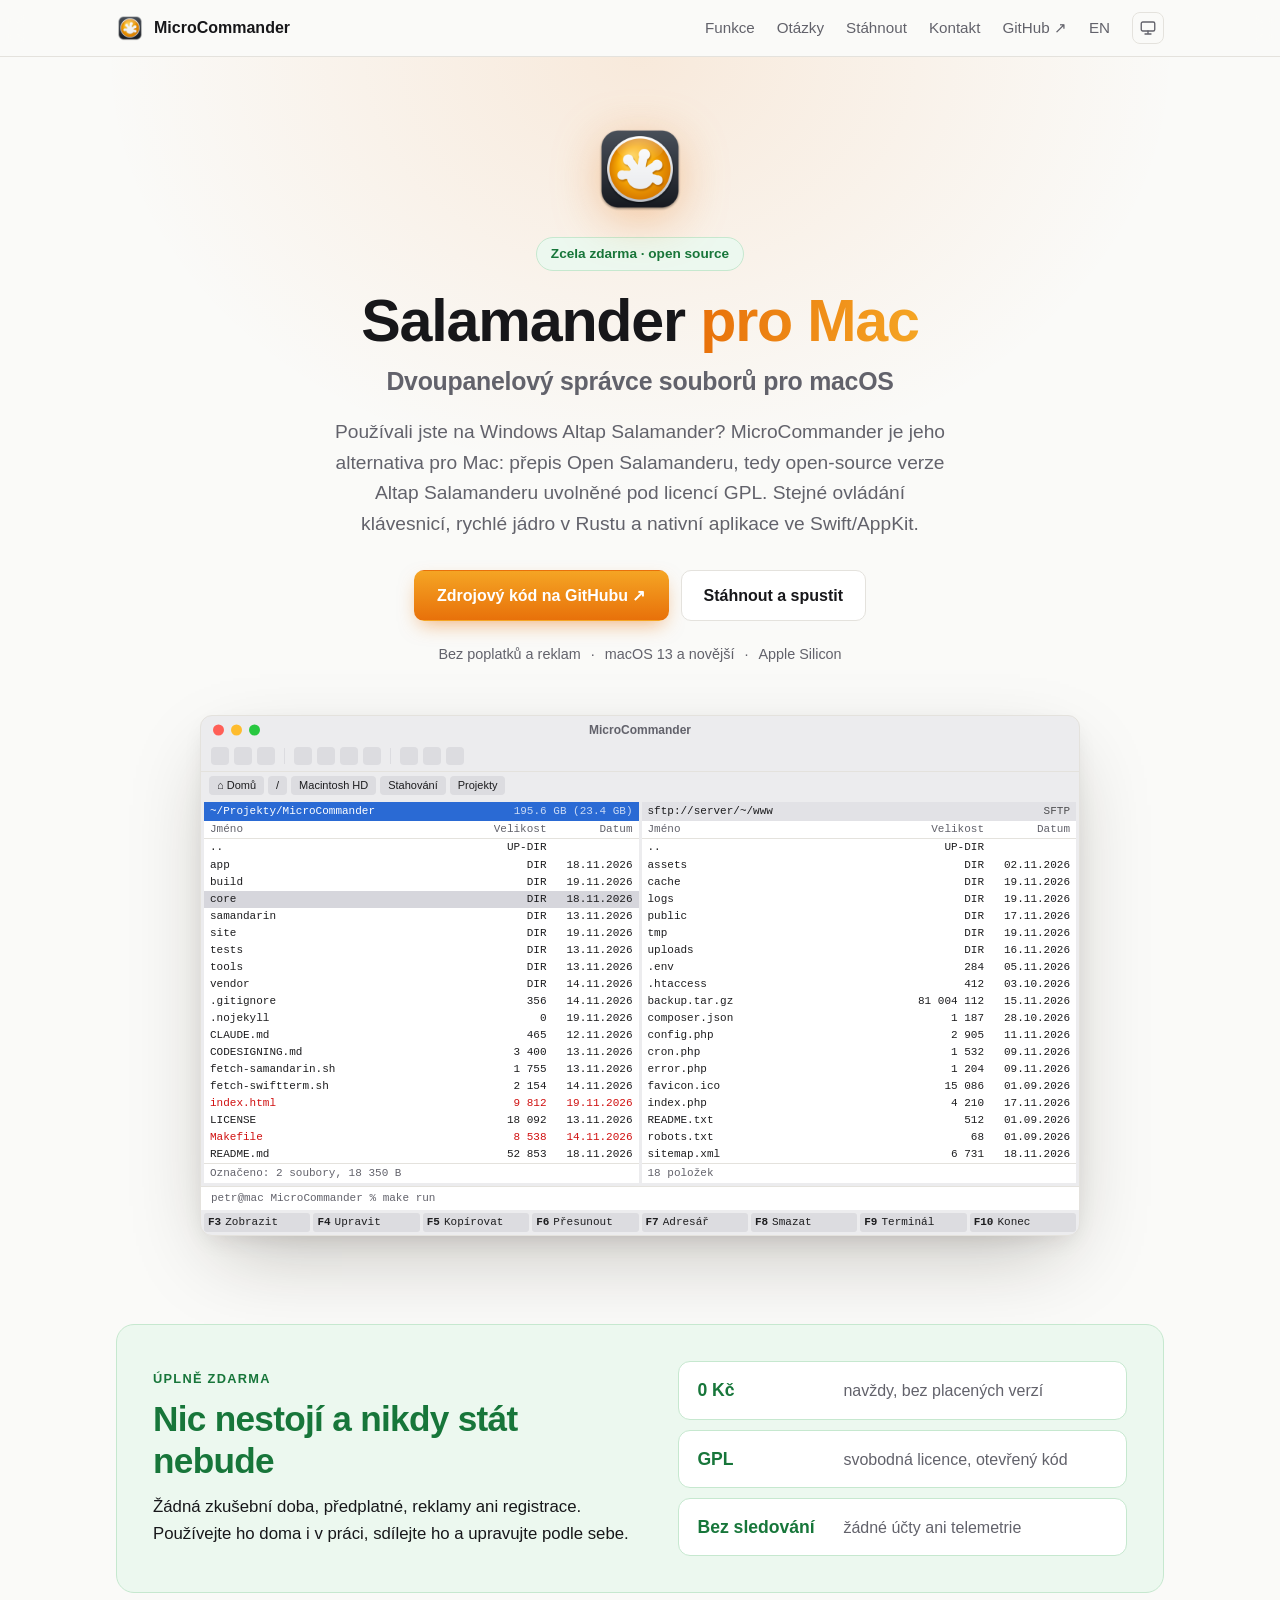
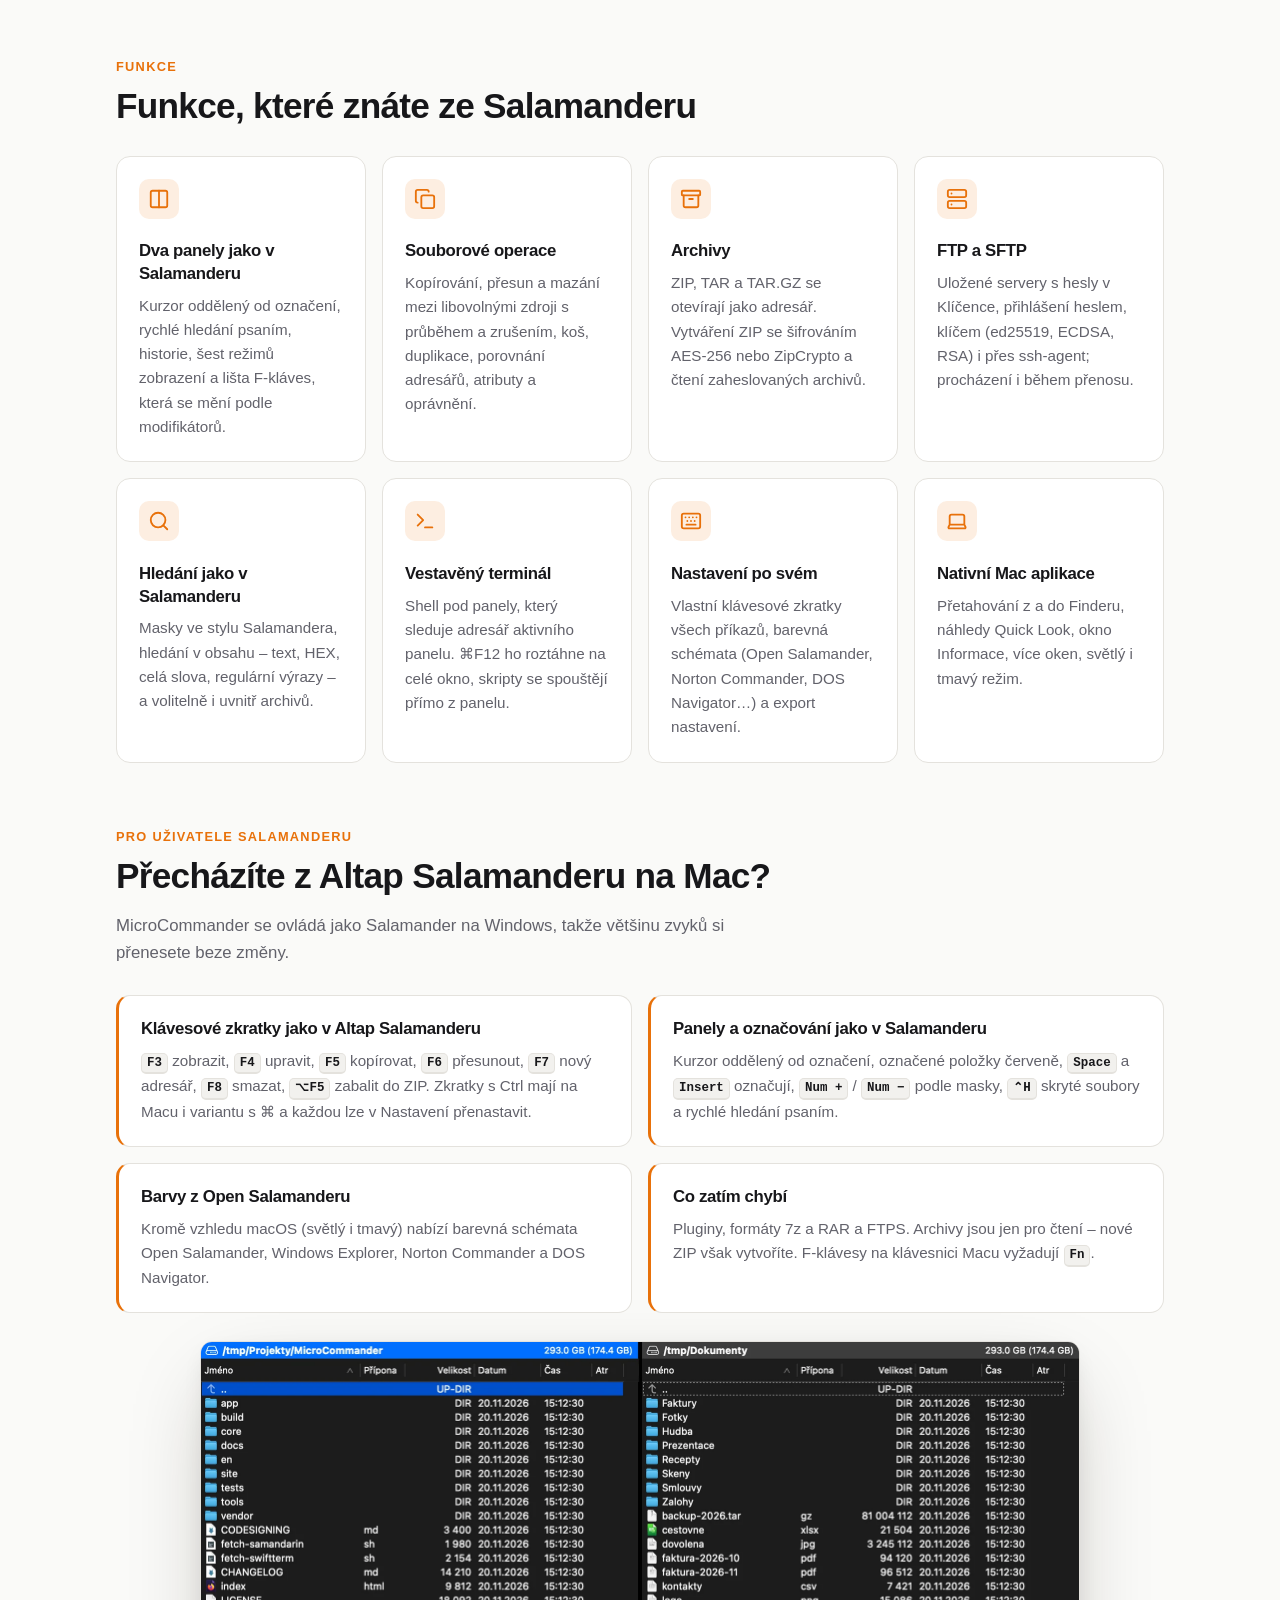
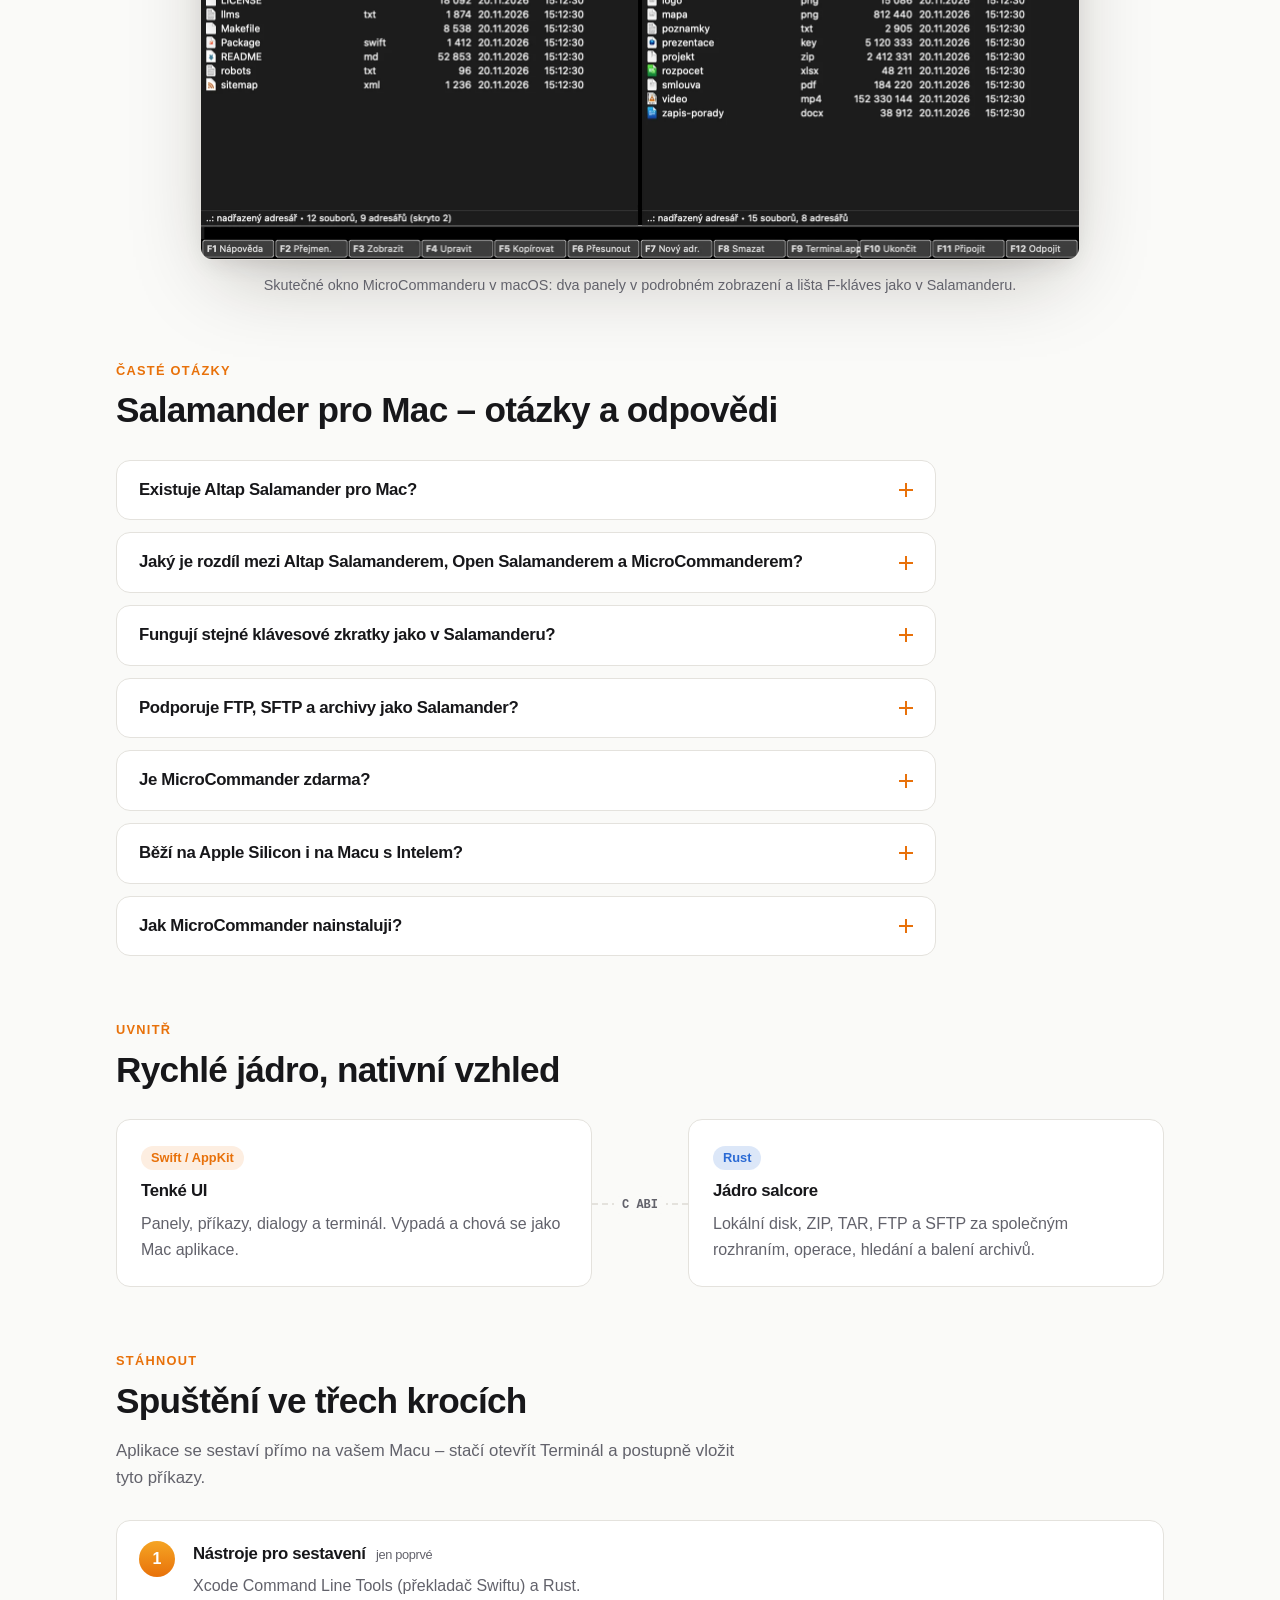
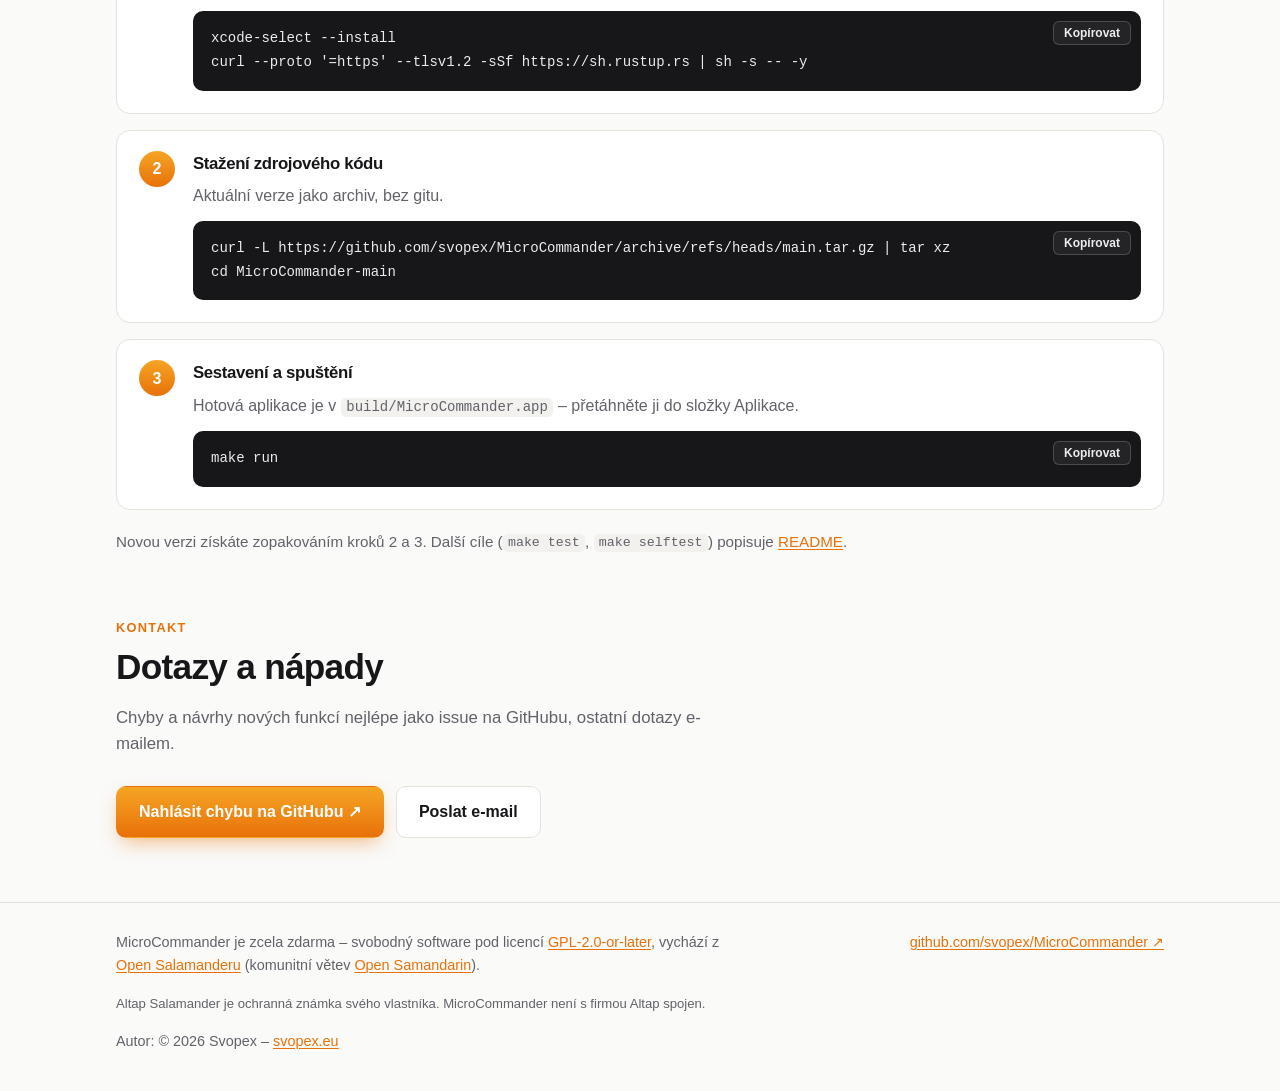
<file: index.html>
<!doctype html>
<html lang="cs">
<head>
  <meta charset="utf-8">
  <meta name="viewport" content="width=device-width, initial-scale=1">
  <title>MicroCommander – Salamander pro Mac (Open Salamander pro macOS)</title>
  <meta name="description" content="Salamander pro Mac zdarma: dvoupanelový správce souborů pro macOS, port Open Salamanderu a alternativa k Altap Salamanderu. FTP, SFTP, ZIP, F-klávesy.">
  <meta name="author" content="Svopex">
  <!-- Jazykové verze pro vyhledávače: česká je výchozí, anglická v en/ -->
  <link rel="canonical" href="https://svopex.github.io/MicroCommander/">
  <link rel="alternate" hreflang="cs" href="https://svopex.github.io/MicroCommander/">
  <link rel="alternate" hreflang="en" href="https://svopex.github.io/MicroCommander/en/">
  <link rel="alternate" hreflang="x-default" href="https://svopex.github.io/MicroCommander/">
  <!-- Stručný popis projektu pro jazykové modely (formát llmstxt.org) -->
  <link rel="help" type="text/markdown" href="https://svopex.github.io/MicroCommander/llms.txt" title="llms.txt">
  <link rel="icon" type="image/png" href="site/icon.png">
  <!-- Ověření vlastnictví v Google Search Console a Seznam Webmasteru (služba https://svopex.github.io/MicroCommander/) -->
  <meta name="google-site-verification" content="mMY6GcDdPf8kwCfTuidrC0JeHQnXLa_Z_o8nWYUf0t8">
  <meta name="seznam-wmt" content="MPSOEkL6AiQDdffB1EPGCE1ShtmhyfoT">
  <!-- Náhled při sdílení (Open Graph pro Facebook, LinkedIn, Slack…; Twitter/X karta) -->
  <meta property="og:type" content="website">
  <meta property="og:site_name" content="MicroCommander">
  <meta property="og:title" content="MicroCommander – Salamander pro Mac (Open Salamander pro macOS)">
  <meta property="og:description" content="Dvoupanelový správce souborů pro macOS ovládaný jako Salamander. Port Open Salamanderu, alternativa k Altap Salamanderu – zdarma a open source.">
  <meta property="og:url" content="https://svopex.github.io/MicroCommander/">
  <meta property="og:image" content="https://svopex.github.io/MicroCommander/site/og-image.png">
  <meta property="og:image:type" content="image/png">
  <meta property="og:image:width" content="1200">
  <meta property="og:image:height" content="630">
  <meta property="og:image:alt" content="MicroCommander – Salamander pro macOS, dvoupanelové okno s lištou F-kláves">
  <meta property="og:locale" content="cs_CZ">
  <meta property="og:locale:alternate" content="en_US">
  <meta name="twitter:card" content="summary_large_image">
  <meta name="twitter:title" content="MicroCommander – Salamander pro Mac (Open Salamander pro macOS)">
  <meta name="twitter:description" content="Dvoupanelový správce souborů pro macOS ovládaný jako Salamander. Port Open Salamanderu, alternativa k Altap Salamanderu – zdarma a open source.">
  <meta name="twitter:image" content="https://svopex.github.io/MicroCommander/site/og-image.png">
  <meta name="twitter:image:alt" content="MicroCommander – Salamander pro macOS, dvoupanelové okno s lištou F-kláves">
  <!-- ?v= obchází cache prohlížeče (GitHub Pages: max-age 10 min) – při změně souborů v site/ zvýšit -->
  <!-- theme.js bez defer: uložený motiv se nastaví ještě před vykreslením stránky -->
  <script src="site/theme.js?v=6"></script>
  <link rel="stylesheet" href="site/style.css?v=7">
  <script src="site/site.js?v=6" defer></script>
  <!-- Strukturovaná data pro vyhledávače (schema.org, JSON-LD – data, ne skript):
       aplikace a její zdrojový kód. Údaje drží shodně s en/index.html. -->
  <script type="application/ld+json">
  {
    "@context": "https://schema.org",
    "@type": ["SoftwareApplication", "SoftwareSourceCode"],
    "@id": "https://svopex.github.io/MicroCommander/#app",
    "name": "MicroCommander",
    "alternateName": ["Salamander pro Mac", "Open Salamander for macOS"],
    "description": "Dvoupanelový správce souborů pro macOS ovládaný jako Salamander: port Open Salamanderu s jádrem v Rustu a nativním rozhraním ve Swift/AppKit. Alternativa k Altap Salamanderu pro Mac, zdarma a open source.",
    "inLanguage": "cs",
    "url": "https://svopex.github.io/MicroCommander/",
    "image": "https://svopex.github.io/MicroCommander/site/og-image.png",
    "screenshot": "https://svopex.github.io/MicroCommander/site/screenshot-cs.webp",
    "operatingSystem": "macOS 13+",
    "applicationCategory": "UtilitiesApplication",
    "applicationSubCategory": "Správce souborů",
    "softwareVersion": "0.1.0",
    "isAccessibleForFree": true,
    "offers": {
      "@type": "Offer",
      "price": "0",
      "priceCurrency": "CZK"
    },
    "license": "https://spdx.org/licenses/GPL-2.0-or-later.html",
    "downloadUrl": "https://github.com/svopex/MicroCommander/archive/refs/heads/main.tar.gz",
    "installUrl": "https://svopex.github.io/MicroCommander/#stahnout",
    "codeRepository": "https://github.com/svopex/MicroCommander",
    "programmingLanguage": ["Rust", "Swift"],
    "isBasedOn": {
      "@type": "SoftwareSourceCode",
      "name": "Open Salamander",
      "codeRepository": "https://github.com/OpenSalamander/salamander"
    },
    "author": {
      "@type": "Person",
      "name": "Svopex",
      "url": "https://svopex.eu"
    }
  }
  </script>
  <!-- Strukturovaná data sekce Časté otázky: texty musí odpovídat viditelným
       odpovědím v sekci #faq (při úpravě změnit obojí) -->
  <script type="application/ld+json">
  {
    "@context": "https://schema.org",
    "@type": "FAQPage",
    "mainEntity": [
      {
        "@type": "Question",
        "name": "Existuje Altap Salamander pro Mac?",
        "acceptedAnswer": {
          "@type": "Answer",
          "text": "Altap Salamander je správce souborů pro Windows a oficiální verze pro macOS neexistuje. MicroCommander je nezávislý dvoupanelový správce souborů pro macOS, který přebírá ovládání Salamanderu. Je to port Open Salamanderu, ne oficiální produkt firmy Altap."
        }
      },
      {
        "@type": "Question",
        "name": "Jaký je rozdíl mezi Altap Salamanderem, Open Salamanderem a MicroCommanderem?",
        "acceptedAnswer": {
          "@type": "Answer",
          "text": "Altap Salamander je původní dvoupanelový správce souborů pro Windows od firmy Altap. Open Salamander je jeho open-source verze uvolněná pod licencí GPL. MicroCommander je nový přepis pro macOS s jádrem v Rustu a rozhraním ve Swift/AppKit; jako referenci chování používá zdrojový kód Open Samandarinu, komunitní větve Open Salamanderu. S firmou Altap není spojen."
        }
      },
      {
        "@type": "Question",
        "name": "Fungují stejné klávesové zkratky jako v Salamanderu?",
        "acceptedAnswer": {
          "@type": "Answer",
          "text": "Ano, ovládání odpovídá Salamanderu: F2 přejmenovat, F3 zobrazit, F4 upravit, F5 kopírovat, F6 přesunout, F7 nový adresář, F8 smazat, Alt+F5 zabalit do ZIP a Ctrl+F3 až Ctrl+F6 řazení. Zkratky s Ctrl mají na Macu i variantu s ⌘. F-klávesy na klávesnici Macu vyžadují Fn, nebo zapnutí volby „Používat F1, F2 atd. jako standardní funkční klávesy“. Každou zkratku lze v Nastavení změnit, přehled zobrazí F1."
        }
      },
      {
        "@type": "Question",
        "name": "Podporuje FTP, SFTP a archivy jako Salamander?",
        "acceptedAnswer": {
          "@type": "Answer",
          "text": "Ano. FTP a SFTP s uloženými servery a hesly v Klíčence; SFTP s přihlášením heslem, klíčem (ed25519, ECDSA, RSA) i přes ssh-agent. ZIP, TAR a TAR.GZ se otevírají jako adresář a ZIP lze vytvářet i se šifrováním AES-256 nebo ZipCrypto. Archivy jsou zatím jen pro čtení, 7z, RAR a FTPS podporované nejsou."
        }
      },
      {
        "@type": "Question",
        "name": "Je MicroCommander zdarma?",
        "acceptedAnswer": {
          "@type": "Answer",
          "text": "Ano, zcela zdarma, bez reklam, účtů a telemetrie. Je to svobodný software pod licencí GPL-2.0-or-later se zdrojovým kódem na GitHubu."
        }
      },
      {
        "@type": "Question",
        "name": "Běží na Apple Silicon i na Macu s Intelem?",
        "acceptedAnswer": {
          "@type": "Answer",
          "text": "MicroCommander vyžaduje macOS 13 nebo novější a sestavuje se přímo na vašem Macu pro jeho procesor. Vyvíjí se a testuje na Apple Silicon; sestavení na Macu s Intelem zatím ověřené není."
        }
      },
      {
        "@type": "Question",
        "name": "Jak MicroCommander nainstaluji?",
        "acceptedAnswer": {
          "@type": "Answer",
          "text": "Hotová aplikace ke stažení zatím není. MicroCommander se sestaví ze zdrojového kódu třemi příkazy v Terminálu; potřebujete Xcode Command Line Tools a Rust. Výsledná aplikace build/MicroCommander.app se pak přetáhne do složky Aplikace."
        }
      }
    ]
  }
  </script>
</head>
<body>
  <!-- Horní navigace: logo a odkazy na sekce, GitHub v nové záložce, přepínač na anglickou verzi -->
  <nav class="nav">
    <div class="wrap nav-inner">
      <a class="brand" href="#top"><img src="site/icon.png" width="28" height="28" alt="">MicroCommander</a>
      <div class="nav-links">
        <a class="wide-only" href="#funkce">Funkce</a>
        <a class="wide-only" href="#faq">Otázky</a>
        <a class="wide-only" href="#stahnout">Stáhnout</a>
        <a class="wide-only" href="#kontakt">Kontakt</a>
        <a href="https://github.com/svopex/MicroCommander" target="_blank" rel="noopener">GitHub ↗</a>
        <a class="nav-lang" href="en/" hreflang="en" lang="en" aria-label="English version" title="English version">EN</a>
        <!-- Přepínač motivu: podle systému / světlý / tmavý (site/theme.js) -->
        <button class="theme-toggle" type="button" data-mode="auto" aria-label="Motiv: podle systému (klik přepne)" title="Motiv: podle systému (klik přepne)">
          <svg class="theme-icon theme-icon-auto" viewBox="0 0 24 24" aria-hidden="true"><rect x="3" y="4" width="18" height="12" rx="2"/><path d="M8 20h8M12 16v4"/></svg>
          <svg class="theme-icon theme-icon-light" viewBox="0 0 24 24" aria-hidden="true"><circle cx="12" cy="12" r="4"/><path d="M12 2v2M12 20v2M4.9 4.9l1.4 1.4M17.7 17.7l1.4 1.4M2 12h2M20 12h2M4.9 19.1l1.4-1.4M17.7 6.3l1.4-1.4"/></svg>
          <svg class="theme-icon theme-icon-dark" viewBox="0 0 24 24" aria-hidden="true"><path d="M20 14.5A8 8 0 1 1 9.5 4a6.5 6.5 0 0 0 10.5 10.5z"/></svg>
        </button>
      </div>
    </div>
  </nav>

  <!-- Úvod: štítek zdarma, název, popis, tlačítka a ukázka okna -->
  <header class="hero" id="top">
    <div class="wrap">
      <div class="hero-text">
        <img class="hero-icon" src="site/icon.png" width="96" height="96" alt="MicroCommander – ikona správce souborů pro Mac">
        <p class="badge">Zcela zdarma · open source</p>
        <!-- H1 odpovídá hlavnímu dotazu „Salamander pro Mac“; druhý řádek je menší (.h1-sub) -->
        <h1>Salamander <span class="accent">pro Mac</span> <span class="h1-sub">Dvoupanelový správce souborů pro macOS</span></h1>
        <p class="lead">Používali jste na Windows Altap Salamander? MicroCommander je jeho
          alternativa pro Mac: přepis Open Salamanderu, tedy open-source verze Altap Salamanderu
          uvolněné pod licencí GPL. Stejné ovládání klávesnicí, rychlé jádro v Rustu a nativní
          aplikace ve Swift/AppKit.</p>
        <div class="actions">
          <a class="button primary" href="https://github.com/svopex/MicroCommander" target="_blank" rel="noopener">Zdrojový kód na GitHubu ↗</a>
          <a class="button" href="#stahnout">Stáhnout a spustit</a>
        </div>
        <ul class="facts">
          <li>Bez poplatků a reklam</li>
          <li>macOS 13 a novější</li>
          <li>Apple Silicon</li>
        </ul>
      </div>

      <!-- Ukázka celého okna aplikace (jen ilustrace, ne skutečný screenshot) -->
      <div class="app" aria-hidden="true">
        <div class="app-title"><span class="lights"><i></i><i></i><i></i></span>MicroCommander</div>
        <div class="app-toolbar">
          <i></i><i></i><i></i><b></b><i></i><i></i><i></i><i></i><b></b><i></i><i></i><i></i>
        </div>
        <div class="app-drives">
          <span>⌂ Domů</span><span>/</span><span>Macintosh HD</span><span>Stahování</span><span>Projekty</span>
        </div>
        <div class="app-panels">
          <div class="panel active">
            <div class="panel-path"><span>~/Projekty/MicroCommander</span><em>195.6 GB (23.4 GB)</em></div>
            <div class="panel-head"><span>Jméno</span><span>Velikost</span><span class="date">Datum</span></div>
            <div class="panel-row"><span>..</span><span>UP-DIR</span><span class="date"></span></div>
            <div class="panel-row"><span>app</span><span>DIR</span><span class="date">18.11.2026</span></div>
            <div class="panel-row"><span>build</span><span>DIR</span><span class="date">19.11.2026</span></div>
            <div class="panel-row cursor"><span>core</span><span>DIR</span><span class="date">18.11.2026</span></div>
            <div class="panel-row"><span>samandarin</span><span>DIR</span><span class="date">13.11.2026</span></div>
            <div class="panel-row"><span>site</span><span>DIR</span><span class="date">19.11.2026</span></div>
            <div class="panel-row"><span>tests</span><span>DIR</span><span class="date">13.11.2026</span></div>
            <div class="panel-row"><span>tools</span><span>DIR</span><span class="date">13.11.2026</span></div>
            <div class="panel-row"><span>vendor</span><span>DIR</span><span class="date">14.11.2026</span></div>
            <div class="panel-row"><span>.gitignore</span><span>356</span><span class="date">14.11.2026</span></div>
            <div class="panel-row"><span>.nojekyll</span><span>0</span><span class="date">19.11.2026</span></div>
            <div class="panel-row"><span>CLAUDE.md</span><span>465</span><span class="date">12.11.2026</span></div>
            <div class="panel-row"><span>CODESIGNING.md</span><span>3 400</span><span class="date">13.11.2026</span></div>
            <div class="panel-row"><span>fetch-samandarin.sh</span><span>1 755</span><span class="date">13.11.2026</span></div>
            <div class="panel-row"><span>fetch-swiftterm.sh</span><span>2 154</span><span class="date">14.11.2026</span></div>
            <div class="panel-row marked"><span>index.html</span><span>9 812</span><span class="date">19.11.2026</span></div>
            <div class="panel-row"><span>LICENSE</span><span>18 092</span><span class="date">13.11.2026</span></div>
            <div class="panel-row marked"><span>Makefile</span><span>8 538</span><span class="date">14.11.2026</span></div>
            <div class="panel-row"><span>README.md</span><span>52 853</span><span class="date">18.11.2026</span></div>
            <div class="panel-info">Označeno: 2 soubory, 18 350 B</div>
          </div>
          <div class="panel">
            <div class="panel-path"><span>sftp://server/~/www</span><em>SFTP</em></div>
            <div class="panel-head"><span>Jméno</span><span>Velikost</span><span class="date">Datum</span></div>
            <div class="panel-row"><span>..</span><span>UP-DIR</span><span class="date"></span></div>
            <div class="panel-row"><span>assets</span><span>DIR</span><span class="date">02.11.2026</span></div>
            <div class="panel-row"><span>cache</span><span>DIR</span><span class="date">19.11.2026</span></div>
            <div class="panel-row"><span>logs</span><span>DIR</span><span class="date">19.11.2026</span></div>
            <div class="panel-row"><span>public</span><span>DIR</span><span class="date">17.11.2026</span></div>
            <div class="panel-row"><span>tmp</span><span>DIR</span><span class="date">19.11.2026</span></div>
            <div class="panel-row"><span>uploads</span><span>DIR</span><span class="date">16.11.2026</span></div>
            <div class="panel-row"><span>.env</span><span>284</span><span class="date">05.11.2026</span></div>
            <div class="panel-row"><span>.htaccess</span><span>412</span><span class="date">03.10.2026</span></div>
            <div class="panel-row"><span>backup.tar.gz</span><span>81 004 112</span><span class="date">15.11.2026</span></div>
            <div class="panel-row"><span>composer.json</span><span>1 187</span><span class="date">28.10.2026</span></div>
            <div class="panel-row"><span>config.php</span><span>2 905</span><span class="date">11.11.2026</span></div>
            <div class="panel-row"><span>cron.php</span><span>1 532</span><span class="date">09.11.2026</span></div>
            <div class="panel-row"><span>error.php</span><span>1 204</span><span class="date">09.11.2026</span></div>
            <div class="panel-row"><span>favicon.ico</span><span>15 086</span><span class="date">01.09.2026</span></div>
            <div class="panel-row"><span>index.php</span><span>4 210</span><span class="date">17.11.2026</span></div>
            <div class="panel-row"><span>README.txt</span><span>512</span><span class="date">01.09.2026</span></div>
            <div class="panel-row"><span>robots.txt</span><span>68</span><span class="date">01.09.2026</span></div>
            <div class="panel-row"><span>sitemap.xml</span><span>6 731</span><span class="date">18.11.2026</span></div>
            <div class="panel-info">18 položek</div>
          </div>
        </div>
        <div class="app-terminal">petr@mac MicroCommander % make run</div>
        <div class="app-keys">
          <span><b>F3</b>Zobrazit</span><span><b>F4</b>Upravit</span><span><b>F5</b>Kopírovat</span>
          <span><b>F6</b>Přesunout</span><span class="wide-only"><b>F7</b>Adresář</span><span class="wide-only"><b>F8</b>Smazat</span>
          <span class="wide-only"><b>F9</b>Terminál</span><span class="wide-only"><b>F10</b>Konec</span>
        </div>
      </div>
    </div>
  </header>

  <main>
    <!-- Zdarma: tři hlavní sliby projektu -->
    <section class="wrap">
      <div class="free">
        <div class="free-intro">
          <p class="eyebrow">Úplně zdarma</p>
          <h2>Nic nestojí a nikdy stát nebude</h2>
          <p>Žádná zkušební doba, předplatné, reklamy ani registrace. Používejte ho doma
            i v práci, sdílejte ho a upravujte podle sebe.</p>
        </div>
        <ul class="free-points">
          <li><b>0 Kč</b><span>navždy, bez placených verzí</span></li>
          <li><b>GPL</b><span>svobodná licence, otevřený kód</span></li>
          <li><b>Bez sledování</b><span>žádné účty ani telemetrie</span></li>
        </ul>
      </div>
    </section>

    <!-- Přehled hlavních funkcí s ikonami -->
    <section class="wrap" id="funkce">
      <p class="eyebrow">Funkce</p>
      <h2>Funkce, které znáte ze Salamanderu</h2>
      <div class="grid">
        <article class="card">
          <svg viewBox="0 0 24 24"><rect width="18" height="18" x="3" y="3" rx="2"/><path d="M12 3v18"/></svg>
          <h3>Dva panely jako v Salamanderu</h3>
          <p>Kurzor oddělený od označení, rychlé hledání psaním, historie, šest režimů
            zobrazení a lišta F-kláves, která se mění podle modifikátorů.</p>
        </article>
        <article class="card">
          <svg viewBox="0 0 24 24"><rect width="14" height="14" x="8" y="8" rx="2"/><path d="M4 16c-1.1 0-2-.9-2-2V4c0-1.1.9-2 2-2h10c1.1 0 2 .9 2 2"/></svg>
          <h3>Souborové operace</h3>
          <p>Kopírování, přesun a mazání mezi libovolnými zdroji s průběhem a zrušením,
            koš, duplikace, porovnání adresářů, atributy a oprávnění.</p>
        </article>
        <article class="card">
          <svg viewBox="0 0 24 24"><rect width="20" height="5" x="2" y="3" rx="1"/><path d="M4 8v11a2 2 0 0 0 2 2h12a2 2 0 0 0 2-2V8"/><path d="M10 12h4"/></svg>
          <h3>Archivy</h3>
          <p>ZIP, TAR a TAR.GZ se otevírají jako adresář. Vytváření ZIP se šifrováním
            AES-256 nebo ZipCrypto a čtení zaheslovaných archivů.</p>
        </article>
        <article class="card">
          <svg viewBox="0 0 24 24"><rect width="20" height="8" x="2" y="2" rx="2"/><rect width="20" height="8" x="2" y="14" rx="2"/><path d="M6 6h.01M6 18h.01"/></svg>
          <h3>FTP a SFTP</h3>
          <p>Uložené servery s hesly v Klíčence, přihlášení heslem, klíčem
            (ed25519, ECDSA, RSA) i přes ssh-agent; procházení i během přenosu.</p>
        </article>
        <article class="card">
          <svg viewBox="0 0 24 24"><circle cx="11" cy="11" r="8"/><path d="m21 21-4.3-4.3"/></svg>
          <h3>Hledání jako v Salamanderu</h3>
          <p>Masky ve stylu Salamandera, hledání v obsahu – text, HEX, celá slova,
            regulární výrazy – a volitelně i uvnitř archivů.</p>
        </article>
        <article class="card">
          <svg viewBox="0 0 24 24"><path d="m4 17 6-6-6-6"/><path d="M12 19h8"/></svg>
          <h3>Vestavěný terminál</h3>
          <p>Shell pod panely, který sleduje adresář aktivního panelu. ⌘F12 ho roztáhne
            na celé okno, skripty se spouštějí přímo z panelu.</p>
        </article>
        <article class="card">
          <svg viewBox="0 0 24 24"><rect width="20" height="16" x="2" y="4" rx="2"/><path d="M6 8h.01M10 8h.01M14 8h.01M18 8h.01M8 12h.01M12 12h.01M16 12h.01M7 16h10"/></svg>
          <h3>Nastavení po svém</h3>
          <p>Vlastní klávesové zkratky všech příkazů, barevná schémata (Open Salamander,
            Norton Commander, DOS Navigator…) a export nastavení.</p>
        </article>
        <article class="card">
          <svg viewBox="0 0 24 24"><path d="M20 16V7a2 2 0 0 0-2-2H6a2 2 0 0 0-2 2v9m16 0H4m16 0 1.28 2.55a1 1 0 0 1-.9 1.45H3.62a1 1 0 0 1-.9-1.45L4 16"/></svg>
          <h3>Nativní Mac aplikace</h3>
          <p>Přetahování z a do Finderu, náhledy Quick Look, okno Informace, více oken,
            světlý i tmavý režim.</p>
        </article>
      </div>
    </section>

    <!-- Pro uživatele Salamanderu: co si z Windows přenesou, skutečný screenshot
         a poctivý přehled toho, co zatím chybí (podle README, sekce Ovládání a omezení) -->
    <section class="wrap" id="salamander">
      <p class="eyebrow">Pro uživatele Salamanderu</p>
      <h2>Přecházíte z Altap Salamanderu na Mac?</h2>
      <p class="section-lead">MicroCommander se ovládá jako Salamander na Windows, takže
        většinu zvyků si přenesete beze změny.</p>
      <div class="switch-grid">
        <article class="switch-item">
          <h3>Klávesové zkratky jako v Altap Salamanderu</h3>
          <p><kbd>F3</kbd> zobrazit, <kbd>F4</kbd> upravit, <kbd>F5</kbd> kopírovat,
            <kbd>F6</kbd> přesunout, <kbd>F7</kbd> nový adresář, <kbd>F8</kbd> smazat,
            <kbd>⌥F5</kbd> zabalit do ZIP. Zkratky s Ctrl mají na Macu i variantu s ⌘
            a každou lze v Nastavení přenastavit.</p>
        </article>
        <article class="switch-item">
          <h3>Panely a označování jako v Salamanderu</h3>
          <p>Kurzor oddělený od označení, označené položky červeně, <kbd>Space</kbd>
            a <kbd>Insert</kbd> označují, <kbd>Num +</kbd> / <kbd>Num −</kbd> podle masky,
            <kbd>⌃H</kbd> skryté soubory a rychlé hledání psaním.</p>
        </article>
        <article class="switch-item">
          <h3>Barvy z Open Salamanderu</h3>
          <p>Kromě vzhledu macOS (světlý i tmavý) nabízí barevná schémata Open Salamander,
            Windows Explorer, Norton Commander a DOS Navigator.</p>
        </article>
        <article class="switch-item">
          <h3>Co zatím chybí</h3>
          <p>Pluginy, formáty 7z a RAR a FTPS. Archivy jsou jen pro čtení – nové ZIP
            však vytvoříte. F-klávesy na klávesnici Macu vyžadují <kbd>Fn</kbd>.</p>
        </article>
      </div>
      <!-- Skutečný snímek okna aplikace (SAL_SNAPSHOT); lazy – je až pod úvodem -->
      <figure class="shot">
        <img src="site/screenshot-cs.webp?v=6" width="1760" height="1036" loading="lazy" decoding="async"
          alt="MicroCommander – Salamander pro macOS, dvoupanelové okno se seznamy souborů a lištou F-kláves">
        <figcaption>Skutečné okno MicroCommanderu v macOS: dva panely v podrobném zobrazení
          a lišta F-kláves jako v Salamanderu.</figcaption>
      </figure>
    </section>

    <!-- Časté otázky: rozbalovací <details> (odpověď je v HTML i zavřená, takže ji
         vyhledávače indexují); shodné texty jsou ve FAQPage JSON-LD v <head> -->
    <section class="wrap" id="faq">
      <p class="eyebrow">Časté otázky</p>
      <h2>Salamander pro Mac – otázky a odpovědi</h2>
      <div class="faq">
        <details class="faq-item">
          <summary><h3>Existuje Altap Salamander pro Mac?</h3></summary>
          <p>Altap Salamander je správce souborů pro Windows a oficiální verze pro macOS
            neexistuje. MicroCommander je nezávislý dvoupanelový správce souborů pro macOS,
            který přebírá ovládání Salamanderu. Je to port Open Salamanderu, ne oficiální
            produkt firmy Altap.</p>
        </details>
        <details class="faq-item">
          <summary><h3>Jaký je rozdíl mezi Altap Salamanderem, Open Salamanderem a MicroCommanderem?</h3></summary>
          <p>Altap Salamander je původní dvoupanelový správce souborů pro Windows od firmy
            Altap. <a href="https://github.com/OpenSalamander/salamander" target="_blank" rel="noopener">Open Salamander</a>
            je jeho open-source verze uvolněná pod licencí GPL. MicroCommander je nový přepis
            pro macOS s jádrem v Rustu a rozhraním ve Swift/AppKit; jako referenci chování
            používá zdrojový kód <a href="https://github.com/KRtkovo-eu-AI/salamander" target="_blank" rel="noopener">Open Samandarinu</a>,
            komunitní větve Open Salamanderu. S firmou Altap není spojen.</p>
        </details>
        <details class="faq-item">
          <summary><h3>Fungují stejné klávesové zkratky jako v Salamanderu?</h3></summary>
          <p>Ano, ovládání odpovídá Salamanderu: F2 přejmenovat, F3 zobrazit, F4 upravit,
            F5 kopírovat, F6 přesunout, F7 nový adresář, F8 smazat, Alt+F5 zabalit do ZIP
            a Ctrl+F3 až Ctrl+F6 řazení. Zkratky s Ctrl mají na Macu i variantu s ⌘. F-klávesy
            na klávesnici Macu vyžadují Fn, nebo zapnutí volby „Používat F1, F2 atd. jako
            standardní funkční klávesy“. Každou zkratku lze v Nastavení změnit, přehled
            zobrazí F1.</p>
        </details>
        <details class="faq-item">
          <summary><h3>Podporuje FTP, SFTP a archivy jako Salamander?</h3></summary>
          <p>Ano. FTP a SFTP s uloženými servery a hesly v Klíčence; SFTP s přihlášením heslem,
            klíčem (ed25519, ECDSA, RSA) i přes ssh-agent. ZIP, TAR a TAR.GZ se otevírají jako
            adresář a ZIP lze vytvářet i se šifrováním AES-256 nebo ZipCrypto. Archivy jsou
            zatím jen pro čtení, 7z, RAR a FTPS podporované nejsou.</p>
        </details>
        <details class="faq-item">
          <summary><h3>Je MicroCommander zdarma?</h3></summary>
          <p>Ano, zcela zdarma, bez reklam, účtů a telemetrie. Je to svobodný software pod
            licencí GPL-2.0-or-later se zdrojovým kódem na
            <a href="https://github.com/svopex/MicroCommander" target="_blank" rel="noopener">GitHubu</a>.</p>
        </details>
        <details class="faq-item">
          <summary><h3>Běží na Apple Silicon i na Macu s Intelem?</h3></summary>
          <p>MicroCommander vyžaduje macOS 13 nebo novější a sestavuje se přímo na vašem Macu
            pro jeho procesor. Vyvíjí se a testuje na Apple Silicon; sestavení na Macu
            s Intelem zatím ověřené není.</p>
        </details>
        <details class="faq-item">
          <summary><h3>Jak MicroCommander nainstaluji?</h3></summary>
          <p>Hotová aplikace ke stažení zatím není. MicroCommander se sestaví ze zdrojového
            kódu <a href="#stahnout">třemi příkazy v Terminálu</a>; potřebujete Xcode Command
            Line Tools a Rust. Výsledná aplikace <code>build/MicroCommander.app</code> se pak
            přetáhne do složky Aplikace.</p>
        </details>
      </div>
    </section>

    <!-- Architektura: jádro v Rustu a tenké UI -->
    <section class="wrap">
      <p class="eyebrow">Uvnitř</p>
      <h2>Rychlé jádro, nativní vzhled</h2>
      <div class="arch">
        <div class="layer">
          <span class="tag">Swift / AppKit</span>
          <h3>Tenké UI</h3>
          <p>Panely, příkazy, dialogy a terminál. Vypadá a chová se jako Mac aplikace.</p>
        </div>
        <div class="link" aria-hidden="true"><span>C ABI</span></div>
        <div class="layer core">
          <span class="tag">Rust</span>
          <h3>Jádro salcore</h3>
          <p>Lokální disk, ZIP, TAR, FTP a SFTP za společným rozhraním, operace,
            hledání a balení archivů.</p>
        </div>
      </div>
    </section>

    <!-- Stažení a sestavení přes curl (bez gitu) v očíslovaných krocích -->
    <section class="wrap" id="stahnout">
      <p class="eyebrow">Stáhnout</p>
      <h2>Spuštění ve třech krocích</h2>
      <p class="section-lead">Aplikace se sestaví přímo na vašem Macu – stačí otevřít Terminál
        a postupně vložit tyto příkazy.</p>
      <ol class="steps">
        <li class="step">
          <h3>Nástroje pro sestavení <small>jen poprvé</small></h3>
          <p>Xcode Command Line Tools (překladač Swiftu) a Rust.</p>
          <pre><code>xcode-select --install
curl --proto '=https' --tlsv1.2 -sSf https://sh.rustup.rs | sh -s -- -y</code></pre>
        </li>
        <li class="step">
          <h3>Stažení zdrojového kódu</h3>
          <p>Aktuální verze jako archiv, bez gitu.</p>
          <pre><code>curl -L https://github.com/svopex/MicroCommander/archive/refs/heads/main.tar.gz | tar xz
cd MicroCommander-main</code></pre>
        </li>
        <li class="step">
          <h3>Sestavení a spuštění</h3>
          <p>Hotová aplikace je v <code>build/MicroCommander.app</code> – přetáhněte ji
            do složky Aplikace.</p>
          <pre><code>make run</code></pre>
        </li>
      </ol>
      <p class="note">Novou verzi získáte zopakováním kroků 2 a 3. Další cíle
        (<code>make test</code>, <code>make selftest</code>) popisuje
        <a href="https://github.com/svopex/MicroCommander#readme" target="_blank" rel="noopener">README</a>.</p>
    </section>

    <!-- Kontakt: e-mail je v data-email obrácený a v base64, aby ho nenašli roboti;
         site/site.js ho složí až po kliknutí a rovnou otevře poštovního klienta.
         Stejný řetězec je v en/index.html a app/Sources/About.swift (při změně upravit vše). -->
    <section class="wrap" id="kontakt">
      <p class="eyebrow">Kontakt</p>
      <h2>Dotazy a nápady</h2>
      <p class="section-lead">Chyby a návrhy nových funkcí nejlépe jako issue na GitHubu,
        ostatní dotazy e-mailem.</p>
      <div class="contact-actions">
        <a class="button primary" href="https://github.com/svopex/MicroCommander/issues" target="_blank" rel="noopener">Nahlásit chybu na GitHubu ↗</a>
        <button class="button email-btn" type="button" data-email="dWUueGVwb3ZzQHJlZG5hbW1vY29yY2lt">Poslat e-mail</button>
      </div>
      <noscript><p class="note">Tlačítko pro odeslání e-mailu vyžaduje JavaScript.</p></noscript>
    </section>
  </main>

  <!-- Patička: licence, původ projektu, poznámka o ochranné známce a autor -->
  <footer class="footer">
    <div class="wrap footer-inner">
      <p>MicroCommander je zcela zdarma – svobodný software pod licencí
        <a href="https://github.com/svopex/MicroCommander/blob/main/LICENSE" target="_blank" rel="noopener">GPL-2.0-or-later</a>,
        vychází z <a href="https://github.com/OpenSalamander/salamander" target="_blank" rel="noopener">Open Salamanderu</a>
        (komunitní větev <a href="https://github.com/KRtkovo-eu-AI/salamander" target="_blank" rel="noopener">Open Samandarin</a>).</p>
      <a href="https://github.com/svopex/MicroCommander" target="_blank" rel="noopener">github.com/svopex/MicroCommander ↗</a>
    </div>
    <div class="wrap footer-legal">Altap Salamander je ochranná známka svého vlastníka.
      MicroCommander není s firmou Altap spojen.</div>
    <!-- Autor projektu úplně na konci stránky -->
    <div class="wrap footer-author">Autor: © 2026 Svopex –
      <a href="https://svopex.eu" target="_blank" rel="noopener">svopex.eu</a></div>
  </footer>
</body>
</html>
</file>
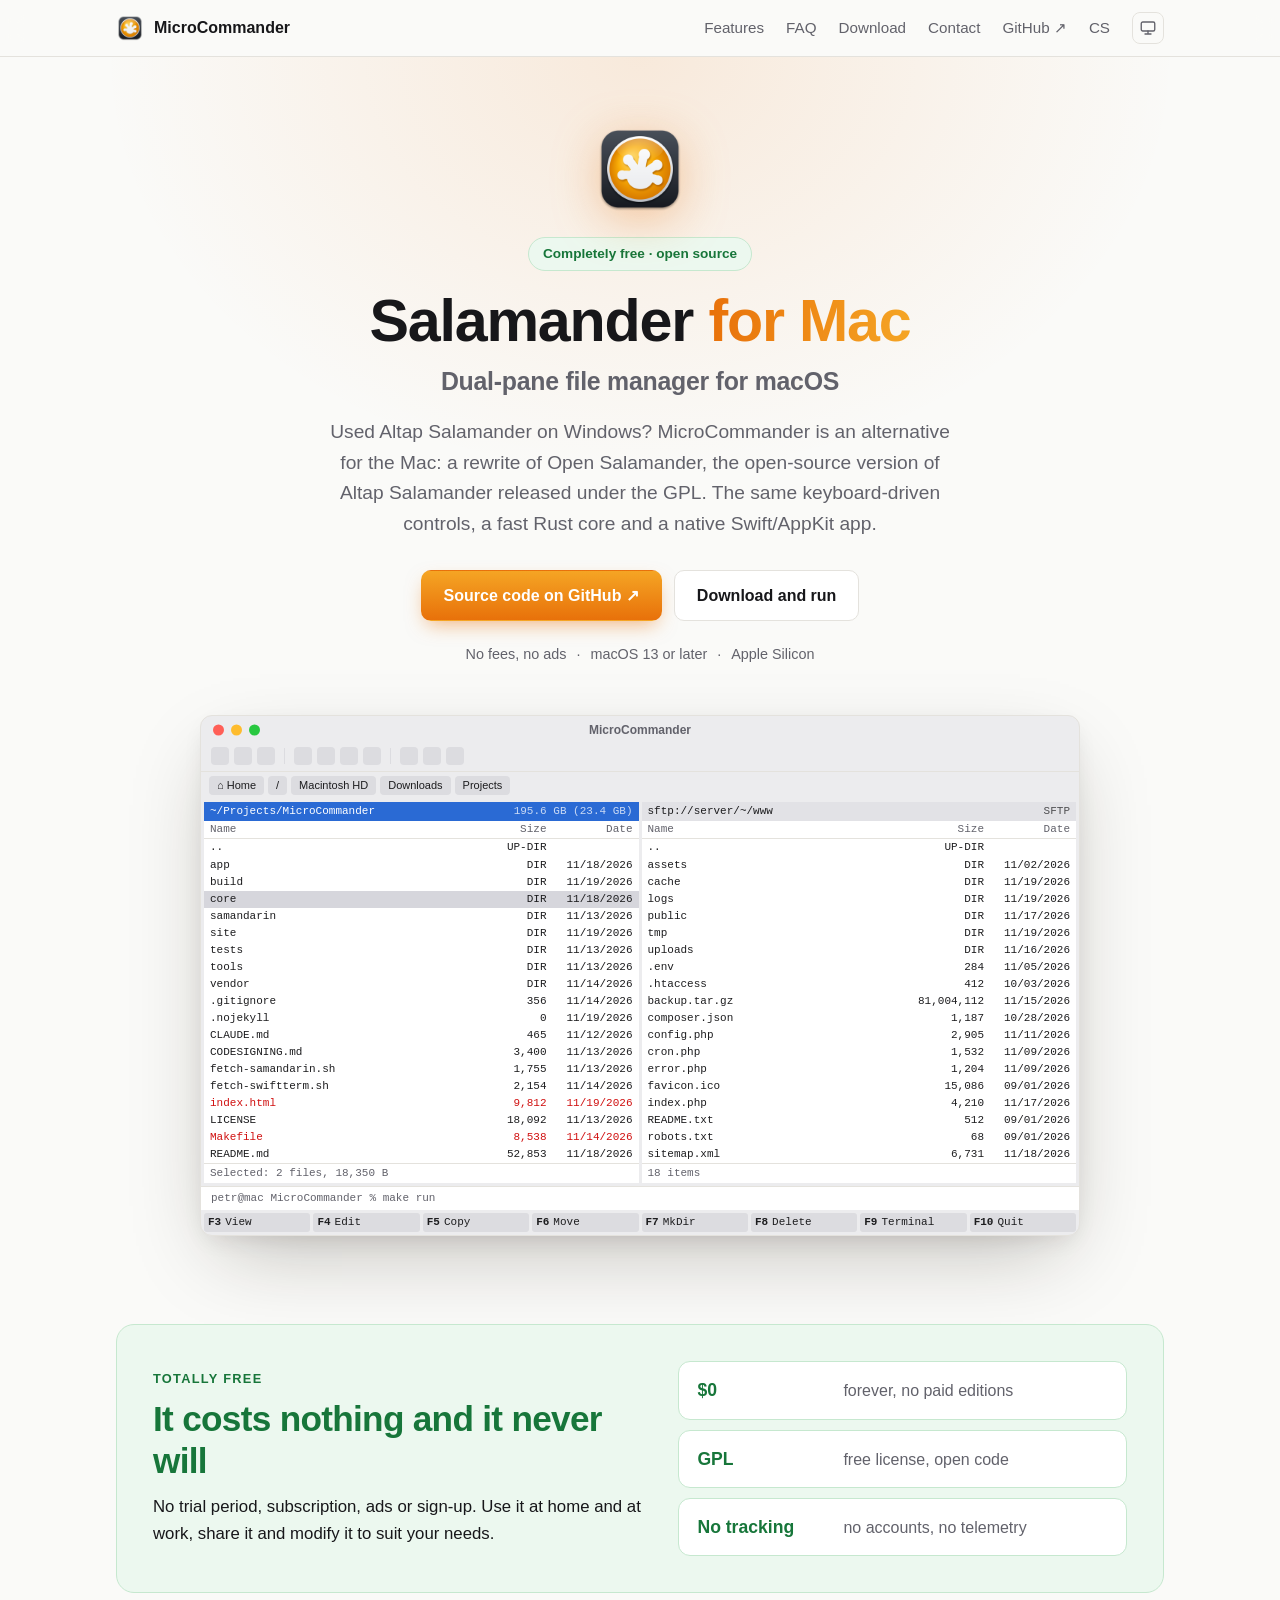
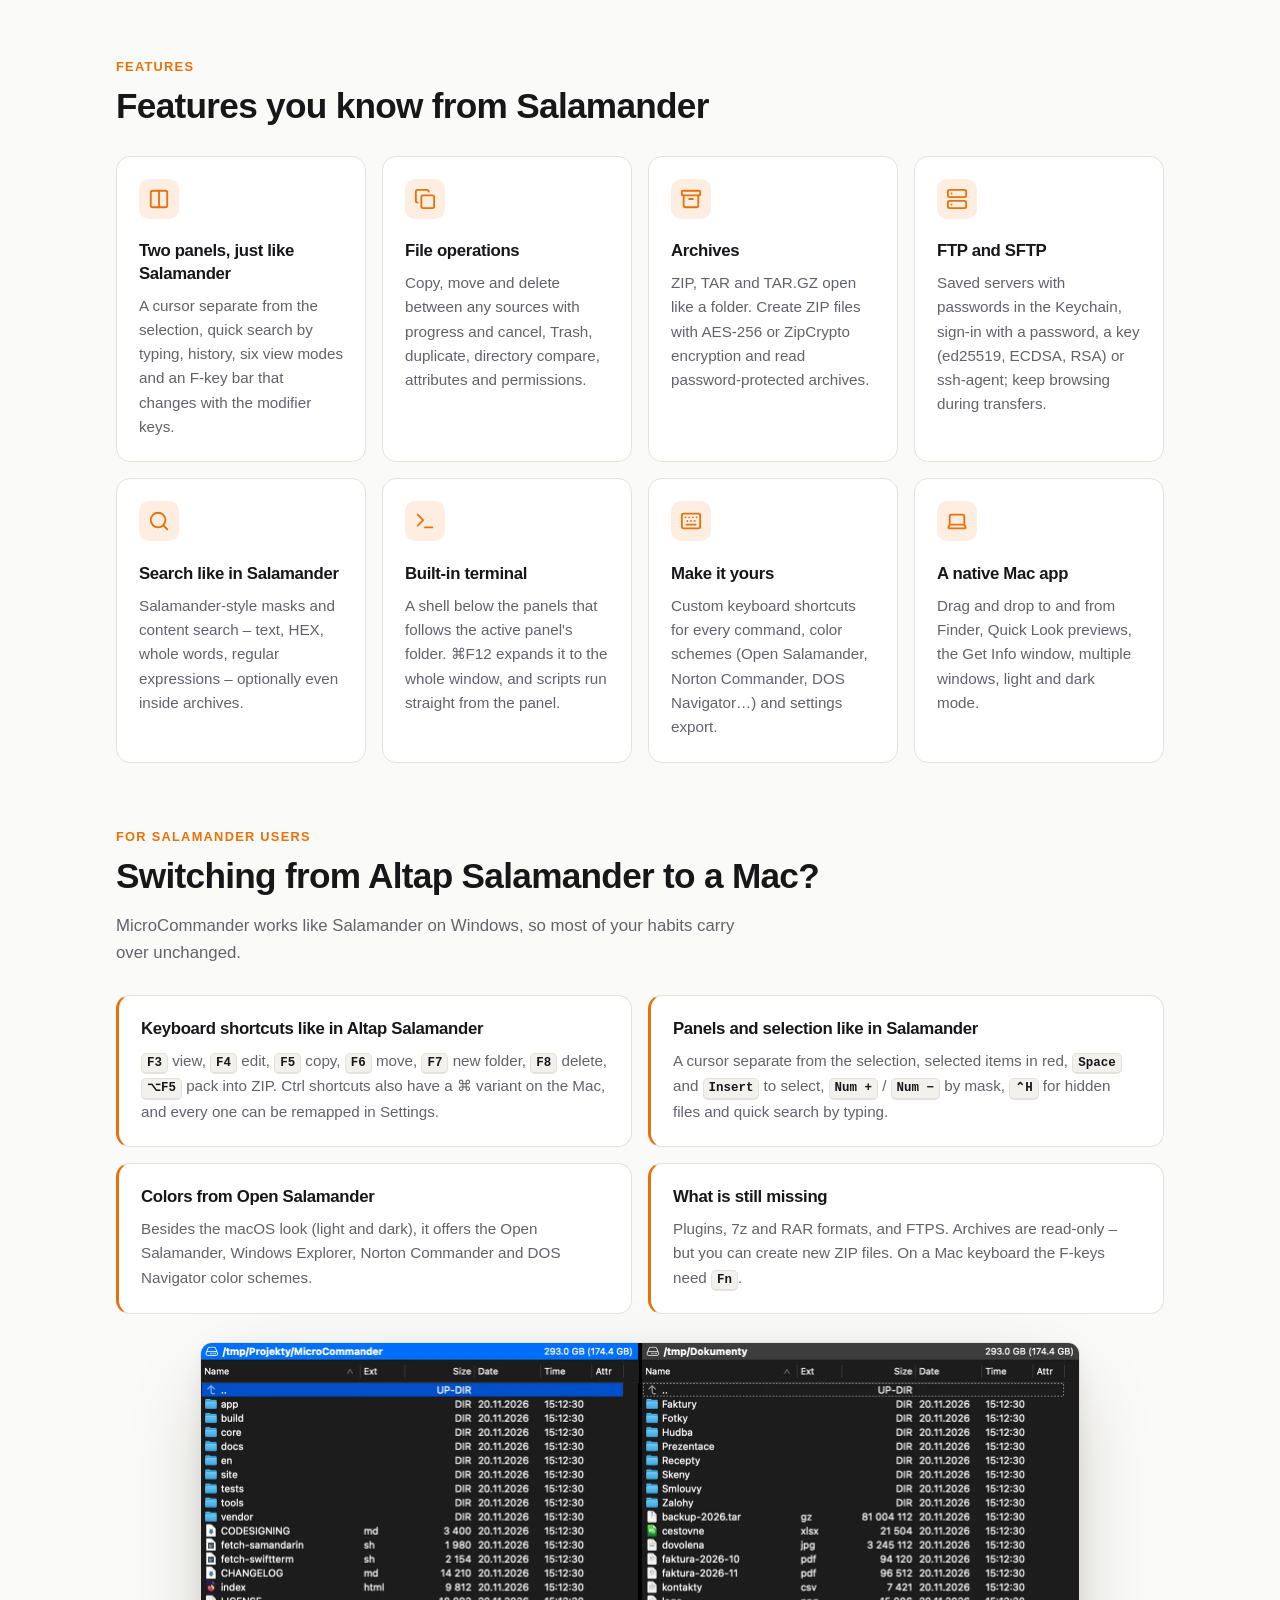
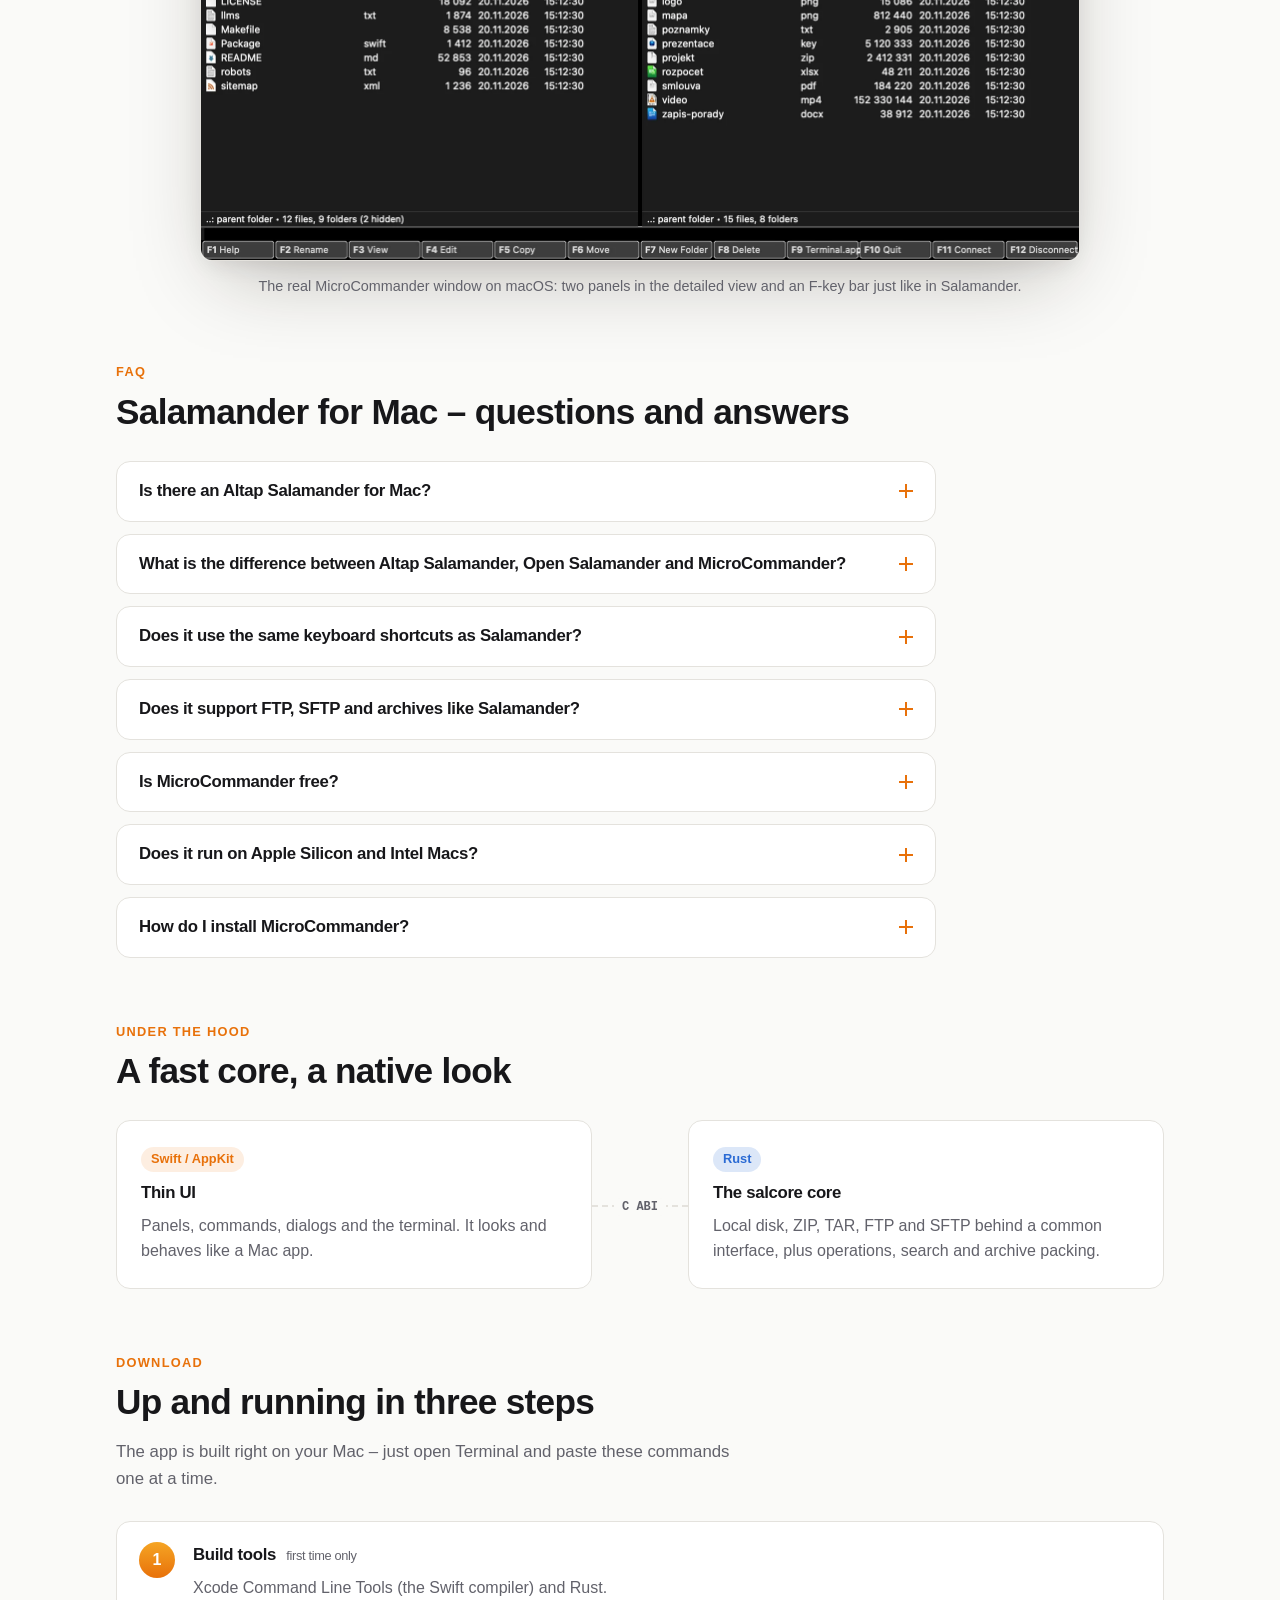
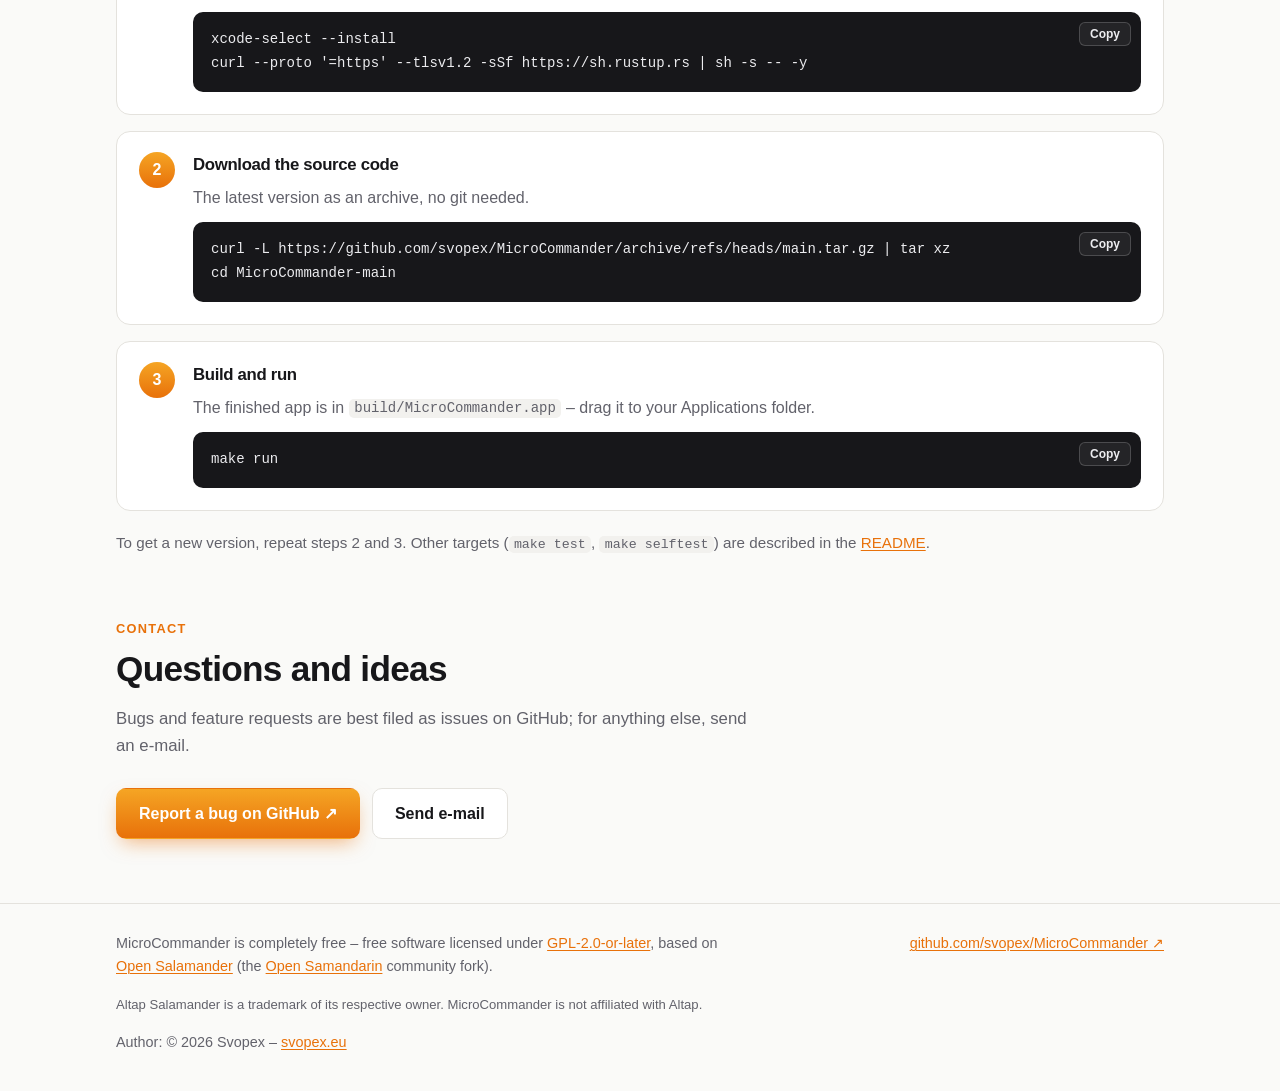
<file: en/index.html>
<!doctype html>
<html lang="en">
<head>
  <meta charset="utf-8">
  <meta name="viewport" content="width=device-width, initial-scale=1">
  <title>MicroCommander – Salamander for Mac (Open Salamander port)</title>
  <meta name="description" content="Salamander for Mac, free: a dual-pane file manager for macOS, an Open Salamander port and Altap Salamander alternative. FTP, SFTP, ZIP and F-keys.">
  <meta name="author" content="Svopex">
  <!-- Jazykové verze pro vyhledávače: česká je výchozí, anglická v en/ -->
  <link rel="canonical" href="https://svopex.github.io/MicroCommander/en/">
  <link rel="alternate" hreflang="cs" href="https://svopex.github.io/MicroCommander/">
  <link rel="alternate" hreflang="en" href="https://svopex.github.io/MicroCommander/en/">
  <link rel="alternate" hreflang="x-default" href="https://svopex.github.io/MicroCommander/">
  <!-- Stručný popis projektu pro jazykové modely (formát llmstxt.org) -->
  <link rel="help" type="text/markdown" href="https://svopex.github.io/MicroCommander/llms.txt" title="llms.txt">
  <link rel="icon" type="image/png" href="../site/icon.png">
  <!-- Náhled při sdílení (Open Graph pro Facebook, LinkedIn, Slack…; Twitter/X karta) -->
  <meta property="og:type" content="website">
  <meta property="og:site_name" content="MicroCommander">
  <meta property="og:title" content="MicroCommander – Salamander for Mac (Open Salamander port)">
  <meta property="og:description" content="A dual-pane file manager for macOS that works like Salamander. An Open Salamander port and Altap Salamander alternative – free and open source.">
  <meta property="og:url" content="https://svopex.github.io/MicroCommander/en/">
  <meta property="og:image" content="https://svopex.github.io/MicroCommander/site/og-image-en.png">
  <meta property="og:image:type" content="image/png">
  <meta property="og:image:width" content="1200">
  <meta property="og:image:height" content="630">
  <meta property="og:image:alt" content="MicroCommander – Salamander for macOS, dual-pane window with the F-key bar">
  <meta property="og:locale" content="en_US">
  <meta property="og:locale:alternate" content="cs_CZ">
  <meta name="twitter:card" content="summary_large_image">
  <meta name="twitter:title" content="MicroCommander – Salamander for Mac (Open Salamander port)">
  <meta name="twitter:description" content="A dual-pane file manager for macOS that works like Salamander. An Open Salamander port and Altap Salamander alternative – free and open source.">
  <meta name="twitter:image" content="https://svopex.github.io/MicroCommander/site/og-image-en.png">
  <meta name="twitter:image:alt" content="MicroCommander – Salamander for macOS, dual-pane window with the F-key bar">
  <!-- ?v= obchází cache prohlížeče (GitHub Pages: max-age 10 min) – při změně souborů v site/ zvýšit -->
  <!-- theme.js bez defer: uložený motiv se nastaví ještě před vykreslením stránky -->
  <script src="../site/theme.js?v=6"></script>
  <link rel="stylesheet" href="../site/style.css?v=7">
  <script src="../site/site.js?v=6" defer></script>
  <!-- Strukturovaná data pro vyhledávače (schema.org, JSON-LD – data, ne skript):
       aplikace a její zdrojový kód. Údaje drží shodně s index.html. -->
  <script type="application/ld+json">
  {
    "@context": "https://schema.org",
    "@type": ["SoftwareApplication", "SoftwareSourceCode"],
    "@id": "https://svopex.github.io/MicroCommander/#app",
    "name": "MicroCommander",
    "alternateName": ["Salamander pro Mac", "Open Salamander for macOS"],
    "description": "A dual-pane file manager for macOS that works like Salamander: an Open Salamander port with a Rust core and a native Swift/AppKit interface. A free, open-source Altap Salamander alternative for Mac.",
    "inLanguage": "en",
    "url": "https://svopex.github.io/MicroCommander/en/",
    "image": "https://svopex.github.io/MicroCommander/site/og-image-en.png",
    "screenshot": "https://svopex.github.io/MicroCommander/site/screenshot-en.webp",
    "operatingSystem": "macOS 13+",
    "applicationCategory": "UtilitiesApplication",
    "applicationSubCategory": "File manager",
    "softwareVersion": "0.1.0",
    "isAccessibleForFree": true,
    "offers": {
      "@type": "Offer",
      "price": "0",
      "priceCurrency": "USD"
    },
    "license": "https://spdx.org/licenses/GPL-2.0-or-later.html",
    "downloadUrl": "https://github.com/svopex/MicroCommander/archive/refs/heads/main.tar.gz",
    "installUrl": "https://svopex.github.io/MicroCommander/en/#download",
    "codeRepository": "https://github.com/svopex/MicroCommander",
    "programmingLanguage": ["Rust", "Swift"],
    "isBasedOn": {
      "@type": "SoftwareSourceCode",
      "name": "Open Salamander",
      "codeRepository": "https://github.com/OpenSalamander/salamander"
    },
    "author": {
      "@type": "Person",
      "name": "Svopex",
      "url": "https://svopex.eu"
    }
  }
  </script>
  <!-- Strukturovaná data sekce FAQ: texty musí odpovídat viditelným odpovědím
       v sekci #faq (při úpravě změnit obojí) -->
  <script type="application/ld+json">
  {
    "@context": "https://schema.org",
    "@type": "FAQPage",
    "mainEntity": [
      {
        "@type": "Question",
        "name": "Is there an Altap Salamander for Mac?",
        "acceptedAnswer": {
          "@type": "Answer",
          "text": "Altap Salamander is a file manager for Windows and there is no official macOS version. MicroCommander is an independent dual-pane file manager for macOS that adopts Salamander's controls. It is a port of Open Salamander, not an official Altap product."
        }
      },
      {
        "@type": "Question",
        "name": "What is the difference between Altap Salamander, Open Salamander and MicroCommander?",
        "acceptedAnswer": {
          "@type": "Answer",
          "text": "Altap Salamander is the original dual-pane file manager for Windows made by Altap. Open Salamander is its open-source version, released under the GPL. MicroCommander is a new rewrite for macOS with a Rust core and a Swift/AppKit interface; it uses the source code of Open Samandarin, a community fork of Open Salamander, as its behavior reference. It is not affiliated with Altap."
        }
      },
      {
        "@type": "Question",
        "name": "Does it use the same keyboard shortcuts as Salamander?",
        "acceptedAnswer": {
          "@type": "Answer",
          "text": "Yes, the controls follow Salamander: F2 rename, F3 view, F4 edit, F5 copy, F6 move, F7 new folder, F8 delete, Alt+F5 pack into ZIP and Ctrl+F3 to Ctrl+F6 to sort. Ctrl shortcuts also have a ⌘ variant on the Mac. On a Mac keyboard the F-keys need Fn, or turn on “Use F1, F2, etc. keys as standard function keys”. Every shortcut can be changed in Settings, and F1 shows an overview."
        }
      },
      {
        "@type": "Question",
        "name": "Does it support FTP, SFTP and archives like Salamander?",
        "acceptedAnswer": {
          "@type": "Answer",
          "text": "Yes. FTP and SFTP with saved servers and passwords in the Keychain; SFTP sign-in with a password, a key (ed25519, ECDSA, RSA) or ssh-agent. ZIP, TAR and TAR.GZ open like a folder, and you can create ZIP files, including AES-256 or ZipCrypto encryption. Archives are read-only for now; 7z, RAR and FTPS are not supported."
        }
      },
      {
        "@type": "Question",
        "name": "Is MicroCommander free?",
        "acceptedAnswer": {
          "@type": "Answer",
          "text": "Yes, completely free, with no ads, accounts or telemetry. It is free software licensed under GPL-2.0-or-later, with its source code on GitHub."
        }
      },
      {
        "@type": "Question",
        "name": "Does it run on Apple Silicon and Intel Macs?",
        "acceptedAnswer": {
          "@type": "Answer",
          "text": "MicroCommander requires macOS 13 or later and is built right on your Mac for its processor. It is developed and tested on Apple Silicon; building on an Intel Mac has not been verified yet."
        }
      },
      {
        "@type": "Question",
        "name": "How do I install MicroCommander?",
        "acceptedAnswer": {
          "@type": "Answer",
          "text": "There is no prebuilt app to download yet. MicroCommander is built from source with three commands in Terminal; you need the Xcode Command Line Tools and Rust. Then drag the resulting build/MicroCommander.app to your Applications folder."
        }
      }
    ]
  }
  </script>
</head>
<body>
  <!-- Horní navigace: logo a odkazy na sekce, GitHub v nové záložce, přepínač na českou verzi -->
  <nav class="nav">
    <div class="wrap nav-inner">
      <a class="brand" href="#top"><img src="../site/icon.png" width="28" height="28" alt="">MicroCommander</a>
      <div class="nav-links">
        <a class="wide-only" href="#features">Features</a>
        <a class="wide-only" href="#faq">FAQ</a>
        <a class="wide-only" href="#download">Download</a>
        <a class="wide-only" href="#contact">Contact</a>
        <a href="https://github.com/svopex/MicroCommander" target="_blank" rel="noopener">GitHub ↗</a>
        <a class="nav-lang" href="../" hreflang="cs" lang="cs" aria-label="Česká verze" title="Česká verze">CS</a>
        <!-- Přepínač motivu: podle systému / světlý / tmavý (site/theme.js) -->
        <button class="theme-toggle" type="button" data-mode="auto" aria-label="Theme: system (click to switch)" title="Theme: system (click to switch)">
          <svg class="theme-icon theme-icon-auto" viewBox="0 0 24 24" aria-hidden="true"><rect x="3" y="4" width="18" height="12" rx="2"/><path d="M8 20h8M12 16v4"/></svg>
          <svg class="theme-icon theme-icon-light" viewBox="0 0 24 24" aria-hidden="true"><circle cx="12" cy="12" r="4"/><path d="M12 2v2M12 20v2M4.9 4.9l1.4 1.4M17.7 17.7l1.4 1.4M2 12h2M20 12h2M4.9 19.1l1.4-1.4M17.7 6.3l1.4-1.4"/></svg>
          <svg class="theme-icon theme-icon-dark" viewBox="0 0 24 24" aria-hidden="true"><path d="M20 14.5A8 8 0 1 1 9.5 4a6.5 6.5 0 0 0 10.5 10.5z"/></svg>
        </button>
      </div>
    </div>
  </nav>

  <!-- Úvod: štítek zdarma, název, popis, tlačítka a ukázka okna -->
  <header class="hero" id="top">
    <div class="wrap">
      <div class="hero-text">
        <img class="hero-icon" src="../site/icon.png" width="96" height="96" alt="MicroCommander icon – Salamander-style file manager for Mac">
        <p class="badge">Completely free · open source</p>
        <!-- H1 odpovídá hlavnímu dotazu „Salamander for Mac“; druhý řádek je menší (.h1-sub) -->
        <h1>Salamander <span class="accent">for Mac</span> <span class="h1-sub">Dual-pane file manager for macOS</span></h1>
        <p class="lead">Used Altap Salamander on Windows? MicroCommander is an alternative for
          the Mac: a rewrite of Open Salamander, the open-source version of Altap Salamander
          released under the GPL. The same keyboard-driven controls, a fast Rust core and
          a native Swift/AppKit app.</p>
        <div class="actions">
          <a class="button primary" href="https://github.com/svopex/MicroCommander" target="_blank" rel="noopener">Source code on GitHub ↗</a>
          <a class="button" href="#download">Download and run</a>
        </div>
        <ul class="facts">
          <li>No fees, no ads</li>
          <li>macOS 13 or later</li>
          <li>Apple Silicon</li>
        </ul>
      </div>

      <!-- Ukázka celého okna aplikace (jen ilustrace, ne skutečný screenshot) -->
      <div class="app" aria-hidden="true">
        <div class="app-title"><span class="lights"><i></i><i></i><i></i></span>MicroCommander</div>
        <div class="app-toolbar">
          <i></i><i></i><i></i><b></b><i></i><i></i><i></i><i></i><b></b><i></i><i></i><i></i>
        </div>
        <div class="app-drives">
          <span>⌂ Home</span><span>/</span><span>Macintosh HD</span><span>Downloads</span><span>Projects</span>
        </div>
        <div class="app-panels">
          <div class="panel active">
            <div class="panel-path"><span>~/Projects/MicroCommander</span><em>195.6 GB (23.4 GB)</em></div>
            <div class="panel-head"><span>Name</span><span>Size</span><span class="date">Date</span></div>
            <div class="panel-row"><span>..</span><span>UP-DIR</span><span class="date"></span></div>
            <div class="panel-row"><span>app</span><span>DIR</span><span class="date">11/18/2026</span></div>
            <div class="panel-row"><span>build</span><span>DIR</span><span class="date">11/19/2026</span></div>
            <div class="panel-row cursor"><span>core</span><span>DIR</span><span class="date">11/18/2026</span></div>
            <div class="panel-row"><span>samandarin</span><span>DIR</span><span class="date">11/13/2026</span></div>
            <div class="panel-row"><span>site</span><span>DIR</span><span class="date">11/19/2026</span></div>
            <div class="panel-row"><span>tests</span><span>DIR</span><span class="date">11/13/2026</span></div>
            <div class="panel-row"><span>tools</span><span>DIR</span><span class="date">11/13/2026</span></div>
            <div class="panel-row"><span>vendor</span><span>DIR</span><span class="date">11/14/2026</span></div>
            <div class="panel-row"><span>.gitignore</span><span>356</span><span class="date">11/14/2026</span></div>
            <div class="panel-row"><span>.nojekyll</span><span>0</span><span class="date">11/19/2026</span></div>
            <div class="panel-row"><span>CLAUDE.md</span><span>465</span><span class="date">11/12/2026</span></div>
            <div class="panel-row"><span>CODESIGNING.md</span><span>3,400</span><span class="date">11/13/2026</span></div>
            <div class="panel-row"><span>fetch-samandarin.sh</span><span>1,755</span><span class="date">11/13/2026</span></div>
            <div class="panel-row"><span>fetch-swiftterm.sh</span><span>2,154</span><span class="date">11/14/2026</span></div>
            <div class="panel-row marked"><span>index.html</span><span>9,812</span><span class="date">11/19/2026</span></div>
            <div class="panel-row"><span>LICENSE</span><span>18,092</span><span class="date">11/13/2026</span></div>
            <div class="panel-row marked"><span>Makefile</span><span>8,538</span><span class="date">11/14/2026</span></div>
            <div class="panel-row"><span>README.md</span><span>52,853</span><span class="date">11/18/2026</span></div>
            <div class="panel-info">Selected: 2 files, 18,350 B</div>
          </div>
          <div class="panel">
            <div class="panel-path"><span>sftp://server/~/www</span><em>SFTP</em></div>
            <div class="panel-head"><span>Name</span><span>Size</span><span class="date">Date</span></div>
            <div class="panel-row"><span>..</span><span>UP-DIR</span><span class="date"></span></div>
            <div class="panel-row"><span>assets</span><span>DIR</span><span class="date">11/02/2026</span></div>
            <div class="panel-row"><span>cache</span><span>DIR</span><span class="date">11/19/2026</span></div>
            <div class="panel-row"><span>logs</span><span>DIR</span><span class="date">11/19/2026</span></div>
            <div class="panel-row"><span>public</span><span>DIR</span><span class="date">11/17/2026</span></div>
            <div class="panel-row"><span>tmp</span><span>DIR</span><span class="date">11/19/2026</span></div>
            <div class="panel-row"><span>uploads</span><span>DIR</span><span class="date">11/16/2026</span></div>
            <div class="panel-row"><span>.env</span><span>284</span><span class="date">11/05/2026</span></div>
            <div class="panel-row"><span>.htaccess</span><span>412</span><span class="date">10/03/2026</span></div>
            <div class="panel-row"><span>backup.tar.gz</span><span>81,004,112</span><span class="date">11/15/2026</span></div>
            <div class="panel-row"><span>composer.json</span><span>1,187</span><span class="date">10/28/2026</span></div>
            <div class="panel-row"><span>config.php</span><span>2,905</span><span class="date">11/11/2026</span></div>
            <div class="panel-row"><span>cron.php</span><span>1,532</span><span class="date">11/09/2026</span></div>
            <div class="panel-row"><span>error.php</span><span>1,204</span><span class="date">11/09/2026</span></div>
            <div class="panel-row"><span>favicon.ico</span><span>15,086</span><span class="date">09/01/2026</span></div>
            <div class="panel-row"><span>index.php</span><span>4,210</span><span class="date">11/17/2026</span></div>
            <div class="panel-row"><span>README.txt</span><span>512</span><span class="date">09/01/2026</span></div>
            <div class="panel-row"><span>robots.txt</span><span>68</span><span class="date">09/01/2026</span></div>
            <div class="panel-row"><span>sitemap.xml</span><span>6,731</span><span class="date">11/18/2026</span></div>
            <div class="panel-info">18 items</div>
          </div>
        </div>
        <div class="app-terminal">petr@mac MicroCommander % make run</div>
        <div class="app-keys">
          <span><b>F3</b>View</span><span><b>F4</b>Edit</span><span><b>F5</b>Copy</span>
          <span><b>F6</b>Move</span><span class="wide-only"><b>F7</b>MkDir</span><span class="wide-only"><b>F8</b>Delete</span>
          <span class="wide-only"><b>F9</b>Terminal</span><span class="wide-only"><b>F10</b>Quit</span>
        </div>
      </div>
    </div>
  </header>

  <main>
    <!-- Zdarma: tři hlavní sliby projektu -->
    <section class="wrap">
      <div class="free">
        <div class="free-intro">
          <p class="eyebrow">Totally free</p>
          <h2>It costs nothing and it never will</h2>
          <p>No trial period, subscription, ads or sign-up. Use it at home and at work,
            share it and modify it to suit your needs.</p>
        </div>
        <ul class="free-points">
          <li><b>$0</b><span>forever, no paid editions</span></li>
          <li><b>GPL</b><span>free license, open code</span></li>
          <li><b>No tracking</b><span>no accounts, no telemetry</span></li>
        </ul>
      </div>
    </section>

    <!-- Přehled hlavních funkcí s ikonami -->
    <section class="wrap" id="features">
      <p class="eyebrow">Features</p>
      <h2>Features you know from Salamander</h2>
      <div class="grid">
        <article class="card">
          <svg viewBox="0 0 24 24"><rect width="18" height="18" x="3" y="3" rx="2"/><path d="M12 3v18"/></svg>
          <h3>Two panels, just like Salamander</h3>
          <p>A cursor separate from the selection, quick search by typing, history, six
            view modes and an F-key bar that changes with the modifier keys.</p>
        </article>
        <article class="card">
          <svg viewBox="0 0 24 24"><rect width="14" height="14" x="8" y="8" rx="2"/><path d="M4 16c-1.1 0-2-.9-2-2V4c0-1.1.9-2 2-2h10c1.1 0 2 .9 2 2"/></svg>
          <h3>File operations</h3>
          <p>Copy, move and delete between any sources with progress and cancel,
            Trash, duplicate, directory compare, attributes and permissions.</p>
        </article>
        <article class="card">
          <svg viewBox="0 0 24 24"><rect width="20" height="5" x="2" y="3" rx="1"/><path d="M4 8v11a2 2 0 0 0 2 2h12a2 2 0 0 0 2-2V8"/><path d="M10 12h4"/></svg>
          <h3>Archives</h3>
          <p>ZIP, TAR and TAR.GZ open like a folder. Create ZIP files with AES-256 or
            ZipCrypto encryption and read password-protected archives.</p>
        </article>
        <article class="card">
          <svg viewBox="0 0 24 24"><rect width="20" height="8" x="2" y="2" rx="2"/><rect width="20" height="8" x="2" y="14" rx="2"/><path d="M6 6h.01M6 18h.01"/></svg>
          <h3>FTP and SFTP</h3>
          <p>Saved servers with passwords in the Keychain, sign-in with a password, a key
            (ed25519, ECDSA, RSA) or ssh-agent; keep browsing during transfers.</p>
        </article>
        <article class="card">
          <svg viewBox="0 0 24 24"><circle cx="11" cy="11" r="8"/><path d="m21 21-4.3-4.3"/></svg>
          <h3>Search like in Salamander</h3>
          <p>Salamander-style masks and content search – text, HEX, whole words,
            regular expressions – optionally even inside archives.</p>
        </article>
        <article class="card">
          <svg viewBox="0 0 24 24"><path d="m4 17 6-6-6-6"/><path d="M12 19h8"/></svg>
          <h3>Built-in terminal</h3>
          <p>A shell below the panels that follows the active panel's folder. ⌘F12
            expands it to the whole window, and scripts run straight from the panel.</p>
        </article>
        <article class="card">
          <svg viewBox="0 0 24 24"><rect width="20" height="16" x="2" y="4" rx="2"/><path d="M6 8h.01M10 8h.01M14 8h.01M18 8h.01M8 12h.01M12 12h.01M16 12h.01M7 16h10"/></svg>
          <h3>Make it yours</h3>
          <p>Custom keyboard shortcuts for every command, color schemes (Open Salamander,
            Norton Commander, DOS Navigator…) and settings export.</p>
        </article>
        <article class="card">
          <svg viewBox="0 0 24 24"><path d="M20 16V7a2 2 0 0 0-2-2H6a2 2 0 0 0-2 2v9m16 0H4m16 0 1.28 2.55a1 1 0 0 1-.9 1.45H3.62a1 1 0 0 1-.9-1.45L4 16"/></svg>
          <h3>A native Mac app</h3>
          <p>Drag and drop to and from Finder, Quick Look previews, the Get Info window,
            multiple windows, light and dark mode.</p>
        </article>
      </div>
    </section>

    <!-- Pro uživatele Salamanderu: co si z Windows přenesou, skutečný screenshot
         a poctivý přehled toho, co zatím chybí (podle README, sekce Ovládání a omezení) -->
    <section class="wrap" id="salamander">
      <p class="eyebrow">For Salamander users</p>
      <h2>Switching from Altap Salamander to a Mac?</h2>
      <p class="section-lead">MicroCommander works like Salamander on Windows, so most of
        your habits carry over unchanged.</p>
      <div class="switch-grid">
        <article class="switch-item">
          <h3>Keyboard shortcuts like in Altap Salamander</h3>
          <p><kbd>F3</kbd> view, <kbd>F4</kbd> edit, <kbd>F5</kbd> copy, <kbd>F6</kbd> move,
            <kbd>F7</kbd> new folder, <kbd>F8</kbd> delete, <kbd>⌥F5</kbd> pack into ZIP.
            Ctrl shortcuts also have a ⌘ variant on the Mac, and every one can be
            remapped in Settings.</p>
        </article>
        <article class="switch-item">
          <h3>Panels and selection like in Salamander</h3>
          <p>A cursor separate from the selection, selected items in red, <kbd>Space</kbd>
            and <kbd>Insert</kbd> to select, <kbd>Num +</kbd> / <kbd>Num −</kbd> by mask,
            <kbd>⌃H</kbd> for hidden files and quick search by typing.</p>
        </article>
        <article class="switch-item">
          <h3>Colors from Open Salamander</h3>
          <p>Besides the macOS look (light and dark), it offers the Open Salamander,
            Windows Explorer, Norton Commander and DOS Navigator color schemes.</p>
        </article>
        <article class="switch-item">
          <h3>What is still missing</h3>
          <p>Plugins, 7z and RAR formats, and FTPS. Archives are read-only – but you can
            create new ZIP files. On a Mac keyboard the F-keys need <kbd>Fn</kbd>.</p>
        </article>
      </div>
      <!-- Skutečný snímek okna aplikace (SAL_SNAPSHOT); lazy – je až pod úvodem -->
      <figure class="shot">
        <img src="../site/screenshot-en.webp?v=6" width="1760" height="1036" loading="lazy" decoding="async"
          alt="MicroCommander – Salamander for macOS, dual-pane window with file lists and the F-key bar">
        <figcaption>The real MicroCommander window on macOS: two panels in the detailed view
          and an F-key bar just like in Salamander.</figcaption>
      </figure>
    </section>

    <!-- Časté otázky: rozbalovací <details> (odpověď je v HTML i zavřená, takže ji
         vyhledávače indexují); shodné texty jsou ve FAQPage JSON-LD v <head> -->
    <section class="wrap" id="faq">
      <p class="eyebrow">FAQ</p>
      <h2>Salamander for Mac – questions and answers</h2>
      <div class="faq">
        <details class="faq-item">
          <summary><h3>Is there an Altap Salamander for Mac?</h3></summary>
          <p>Altap Salamander is a file manager for Windows and there is no official macOS
            version. MicroCommander is an independent dual-pane file manager for macOS that
            adopts Salamander's controls. It is a port of Open Salamander, not an official
            Altap product.</p>
        </details>
        <details class="faq-item">
          <summary><h3>What is the difference between Altap Salamander, Open Salamander and MicroCommander?</h3></summary>
          <p>Altap Salamander is the original dual-pane file manager for Windows made by Altap.
            <a href="https://github.com/OpenSalamander/salamander" target="_blank" rel="noopener">Open Salamander</a>
            is its open-source version, released under the GPL. MicroCommander is a new rewrite
            for macOS with a Rust core and a Swift/AppKit interface; it uses the source code of
            <a href="https://github.com/KRtkovo-eu-AI/salamander" target="_blank" rel="noopener">Open Samandarin</a>,
            a community fork of Open Salamander, as its behavior reference. It is not affiliated
            with Altap.</p>
        </details>
        <details class="faq-item">
          <summary><h3>Does it use the same keyboard shortcuts as Salamander?</h3></summary>
          <p>Yes, the controls follow Salamander: F2 rename, F3 view, F4 edit, F5 copy, F6 move,
            F7 new folder, F8 delete, Alt+F5 pack into ZIP and Ctrl+F3 to Ctrl+F6 to sort.
            Ctrl shortcuts also have a ⌘ variant on the Mac. On a Mac keyboard the F-keys need
            Fn, or turn on “Use F1, F2, etc. keys as standard function keys”. Every shortcut
            can be changed in Settings, and F1 shows an overview.</p>
        </details>
        <details class="faq-item">
          <summary><h3>Does it support FTP, SFTP and archives like Salamander?</h3></summary>
          <p>Yes. FTP and SFTP with saved servers and passwords in the Keychain; SFTP sign-in
            with a password, a key (ed25519, ECDSA, RSA) or ssh-agent. ZIP, TAR and TAR.GZ open
            like a folder, and you can create ZIP files, including AES-256 or ZipCrypto
            encryption. Archives are read-only for now; 7z, RAR and FTPS are not supported.</p>
        </details>
        <details class="faq-item">
          <summary><h3>Is MicroCommander free?</h3></summary>
          <p>Yes, completely free, with no ads, accounts or telemetry. It is free software
            licensed under GPL-2.0-or-later, with its source code on
            <a href="https://github.com/svopex/MicroCommander" target="_blank" rel="noopener">GitHub</a>.</p>
        </details>
        <details class="faq-item">
          <summary><h3>Does it run on Apple Silicon and Intel Macs?</h3></summary>
          <p>MicroCommander requires macOS 13 or later and is built right on your Mac for its
            processor. It is developed and tested on Apple Silicon; building on an Intel Mac
            has not been verified yet.</p>
        </details>
        <details class="faq-item">
          <summary><h3>How do I install MicroCommander?</h3></summary>
          <p>There is no prebuilt app to download yet. MicroCommander is built from source with
            <a href="#download">three commands in Terminal</a>; you need the Xcode Command Line
            Tools and Rust. Then drag the resulting <code>build/MicroCommander.app</code> to your
            Applications folder.</p>
        </details>
      </div>
    </section>

    <!-- Architektura: jádro v Rustu a tenké UI -->
    <section class="wrap">
      <p class="eyebrow">Under the hood</p>
      <h2>A fast core, a native look</h2>
      <div class="arch">
        <div class="layer">
          <span class="tag">Swift / AppKit</span>
          <h3>Thin UI</h3>
          <p>Panels, commands, dialogs and the terminal. It looks and behaves like a Mac app.</p>
        </div>
        <div class="link" aria-hidden="true"><span>C ABI</span></div>
        <div class="layer core">
          <span class="tag">Rust</span>
          <h3>The salcore core</h3>
          <p>Local disk, ZIP, TAR, FTP and SFTP behind a common interface, plus operations,
            search and archive packing.</p>
        </div>
      </div>
    </section>

    <!-- Stažení a sestavení přes curl (bez gitu) v očíslovaných krocích -->
    <section class="wrap" id="download">
      <p class="eyebrow">Download</p>
      <h2>Up and running in three steps</h2>
      <p class="section-lead">The app is built right on your Mac – just open Terminal
        and paste these commands one at a time.</p>
      <ol class="steps">
        <li class="step">
          <h3>Build tools <small>first time only</small></h3>
          <p>Xcode Command Line Tools (the Swift compiler) and Rust.</p>
          <pre><code>xcode-select --install
curl --proto '=https' --tlsv1.2 -sSf https://sh.rustup.rs | sh -s -- -y</code></pre>
        </li>
        <li class="step">
          <h3>Download the source code</h3>
          <p>The latest version as an archive, no git needed.</p>
          <pre><code>curl -L https://github.com/svopex/MicroCommander/archive/refs/heads/main.tar.gz | tar xz
cd MicroCommander-main</code></pre>
        </li>
        <li class="step">
          <h3>Build and run</h3>
          <p>The finished app is in <code>build/MicroCommander.app</code> – drag it
            to your Applications folder.</p>
          <pre><code>make run</code></pre>
        </li>
      </ol>
      <p class="note">To get a new version, repeat steps 2 and 3. Other targets
        (<code>make test</code>, <code>make selftest</code>) are described in the
        <a href="https://github.com/svopex/MicroCommander#readme" target="_blank" rel="noopener">README</a>.</p>
    </section>

    <!-- Kontakt: e-mail je v data-email obrácený a v base64, aby ho nenašli roboti;
         site/site.js ho složí až po kliknutí a rovnou otevře poštovního klienta.
         Stejný řetězec je v index.html a app/Sources/About.swift (při změně upravit vše). -->
    <section class="wrap" id="contact">
      <p class="eyebrow">Contact</p>
      <h2>Questions and ideas</h2>
      <p class="section-lead">Bugs and feature requests are best filed as issues on GitHub;
        for anything else, send an e-mail.</p>
      <div class="contact-actions">
        <a class="button primary" href="https://github.com/svopex/MicroCommander/issues" target="_blank" rel="noopener">Report a bug on GitHub ↗</a>
        <button class="button email-btn" type="button" data-email="dWUueGVwb3ZzQHJlZG5hbW1vY29yY2lt">Send e-mail</button>
      </div>
      <noscript><p class="note">The e-mail button requires JavaScript.</p></noscript>
    </section>
  </main>

  <!-- Patička: licence, původ projektu, poznámka o ochranné známce a autor -->
  <footer class="footer">
    <div class="wrap footer-inner">
      <p>MicroCommander is completely free – free software licensed under
        <a href="https://github.com/svopex/MicroCommander/blob/main/LICENSE" target="_blank" rel="noopener">GPL-2.0-or-later</a>,
        based on <a href="https://github.com/OpenSalamander/salamander" target="_blank" rel="noopener">Open Salamander</a>
        (the <a href="https://github.com/KRtkovo-eu-AI/salamander" target="_blank" rel="noopener">Open Samandarin</a> community fork).</p>
      <a href="https://github.com/svopex/MicroCommander" target="_blank" rel="noopener">github.com/svopex/MicroCommander ↗</a>
    </div>
    <div class="wrap footer-legal">Altap Salamander is a trademark of its respective owner.
      MicroCommander is not affiliated with Altap.</div>
    <!-- Autor projektu úplně na konci stránky -->
    <div class="wrap footer-author">Author: © 2026 Svopex –
      <a href="https://svopex.eu" target="_blank" rel="noopener">svopex.eu</a></div>
  </footer>
</body>
</html>
</file>
<file: site/style.css>
/* Styly webové stránky projektu (index.html v kořeni repozitáře). */

/* Barevné tokeny – každá barva jako light-dark(světlá, tmavá); oranžová odpovídá
   ikoně aplikace. Bez ruční volby platí motiv prohlížeče / systému (color-scheme:
   light dark), přepínač v navigaci nastaví data-theme (site/theme.js). */
:root {
  color-scheme: light dark;
  --sans: -apple-system, BlinkMacSystemFont, "Segoe UI", Roboto, sans-serif;
  --mono: ui-monospace, "SF Mono", Menlo, monospace;
  --bg: light-dark(#fafaf8, #111113);
  --surface: light-dark(#ffffff, #1a1a1d);
  --surface-2: light-dark(#f2f1ee, #222226);
  --text: light-dark(#17171a, #ededf0);
  --muted: light-dark(#62626b, #a1a1aa);
  --line: light-dark(#e4e2dd, #2c2c31);
  --accent: light-dark(#e8710a, #ff8a2a);
  --accent-2: light-dark(#f5a524, #ffb547);
  --accent-text: light-dark(#ffffff, #1a1007);
  --accent-soft: light-dark(rgba(232, 113, 10, 0.12), rgba(255, 138, 42, 0.14));
  --accent-line: color-mix(in srgb, var(--accent) 45%, var(--line));
  --free-bg: light-dark(#ecf8ef, #132219);
  --free-line: light-dark(#c6e8cf, #23452e);
  --free-text: light-dark(#17763a, #70dc8f);
  --code-bg: light-dark(#17171a, #0b0b0d);
  --code-text: #ececef;
  --app-chrome: light-dark(#ececee, #2a2a2e);
  --app-chrome-2: light-dark(#dcdce0, #3a3a3f);
  --panel-bg: light-dark(#ffffff, #1c1c1f);
  --panel-text: light-dark(#1d1d1f, #e6e6ea);
  --panel-path: light-dark(#2a6ad4, #2f62ad);
  --panel-path-off: light-dark(#e2e2e6, #303035);
  --marked: light-dark(#d01010, #ff5c5c);
  --cursor: light-dark(#d6d6dc, #3a3a40);
  --shadow: 0 30px 80px -20px light-dark(rgba(30, 20, 10, 0.28), rgba(0, 0, 0, 0.7)),
    0 8px 24px -8px light-dark(rgba(30, 20, 10, 0.12), rgba(0, 0, 0, 0.5));
}

:root[data-theme="light"] {
  color-scheme: light;
}

:root[data-theme="dark"] {
  color-scheme: dark;
}

/* Základ stránky */
* { box-sizing: border-box; }

html { scroll-behavior: smooth; scroll-padding-top: 72px; }

body {
  margin: 0;
  background: var(--bg);
  color: var(--text);
  font: 16px/1.6 var(--sans);
  -webkit-font-smoothing: antialiased;
}

a { color: var(--accent); text-decoration-thickness: 1px; text-underline-offset: 2px; }

code, pre { font-family: var(--mono); font-size: 0.875em; }

code {
  background: var(--surface-2);
  padding: 0.1em 0.4em;
  border-radius: 5px;
}

h1, h2, h3 { letter-spacing: -0.02em; }

h2 { font-size: clamp(1.6rem, 3vw, 2.2rem); line-height: 1.2; margin: 0 0 28px; }

h3 { font-size: 1.05rem; line-height: 1.35; margin: 0 0 8px; }

/* Obsahový sloupec s okraji 16 px na mobilu (jen vodorovně) */
.wrap {
  max-width: 1080px;
  margin-inline: auto;
  padding-inline: 16px;
}

/* Svislé rozestupy sekcí */
main > section { margin-block: 64px; }

/* Malý nadpis nad nadpisem sekce */
.eyebrow {
  margin: 0 0 8px;
  color: var(--accent);
  font-size: 0.8rem;
  font-weight: 700;
  letter-spacing: 0.1em;
  text-transform: uppercase;
}

.section-lead { color: var(--muted); font-size: 1.05rem; margin: -12px 0 28px; max-width: 640px; }

/* Horní navigace: přilepená, průhledná s rozostřením */
.nav {
  position: sticky;
  top: 0;
  z-index: 10;
  background: color-mix(in srgb, var(--bg) 80%, transparent);
  backdrop-filter: saturate(1.4) blur(14px);
  -webkit-backdrop-filter: saturate(1.4) blur(14px);
  border-bottom: 1px solid var(--line);
}

.nav-inner { display: flex; align-items: center; justify-content: space-between; height: 56px; }

.brand {
  display: flex;
  align-items: center;
  gap: 10px;
  color: var(--text);
  font-weight: 700;
  text-decoration: none;
}

.nav-links { display: flex; align-items: center; gap: 22px; }

.nav-links a { color: var(--muted); text-decoration: none; font-size: 0.95rem; }

.nav-links a:hover { color: var(--text); }

/* Přepínač motivu: podle systému → světlý → tmavý; ikona podle aktuálního režimu */
.theme-toggle {
  display: inline-flex;
  align-items: center;
  justify-content: center;
  width: 32px;
  height: 32px;
  padding: 0;
  border: 1px solid var(--line);
  border-radius: 8px;
  background: transparent;
  color: var(--muted);
  cursor: pointer;
}

.theme-toggle:hover { color: var(--text); border-color: var(--muted); }

.theme-icon {
  display: none;
  width: 18px;
  height: 18px;
  fill: none;
  stroke: currentColor;
  stroke-width: 1.8;
  stroke-linecap: round;
  stroke-linejoin: round;
}

.theme-toggle[data-mode="auto"] .theme-icon-auto,
.theme-toggle[data-mode="light"] .theme-icon-light,
.theme-toggle[data-mode="dark"] .theme-icon-dark { display: block; }

/* Úvod: text na střed, pod ním ukázka okna, v pozadí oranžová záře */
.hero {
  padding: 64px 0 24px;
  background:
    radial-gradient(60% 50% at 50% 0%, var(--accent-soft), transparent 70%);
}

.hero-text { text-align: center; max-width: 760px; margin: 0 auto; }

.hero-icon { display: block; margin: 0 auto 20px; filter: drop-shadow(0 10px 24px color-mix(in srgb, var(--accent) 35%, transparent)); }

.badge {
  display: inline-block;
  margin: 0 0 18px;
  padding: 5px 14px;
  border-radius: 999px;
  background: var(--free-bg);
  border: 1px solid var(--free-line);
  color: var(--free-text);
  font-size: 0.85rem;
  font-weight: 700;
}

.hero h1 { font-size: clamp(2.2rem, 5.5vw, 3.7rem); line-height: 1.08; margin: 0; }

/* Druhý řádek nadpisu H1 („Dvoupanelový správce souborů pro macOS“): menší, tlumený */
.h1-sub {
  display: block;
  margin-top: 12px;
  color: var(--muted);
  /* na mobilu nejméně 1.1rem, aby podtitul nebyl drobný */
  font-size: max(0.42em, 1.1rem);
  font-weight: 600;
  letter-spacing: -0.01em;
  line-height: 1.3;
}

/* Barevný přechod ve slově „pro Mac“ */
.accent {
  background: linear-gradient(90deg, var(--accent), var(--accent-2));
  -webkit-background-clip: text;
  background-clip: text;
  color: transparent;
}

.lead { font-size: 1.2rem; color: var(--muted); margin: 20px auto 30px; max-width: 620px; }

.actions { display: flex; flex-wrap: wrap; justify-content: center; gap: 12px; }

.button {
  display: inline-flex;
  align-items: center;
  padding: 12px 22px;
  border-radius: 10px;
  border: 1px solid var(--line);
  background: var(--surface);
  color: var(--text);
  text-decoration: none;
  font-weight: 600;
  transition: transform 0.15s, border-color 0.15s;
}

.button:hover { transform: translateY(-1px); border-color: var(--muted); }

.button.primary {
  background: linear-gradient(180deg, var(--accent-2), var(--accent));
  border-color: transparent;
  color: var(--accent-text);
  box-shadow: 0 8px 20px -6px color-mix(in srgb, var(--accent) 55%, transparent);
}

/* Tlačítko <button> vzhledově stejné jako odkazy .button (písmo, kurzor) */
button.button {
  font: inherit;
  font-weight: 600;
  cursor: pointer;
}

/* Kontakt: tlačítko pro e-mail a odkaz na issues vedle sebe, zarovnané vlevo */
.contact-actions { display: flex; flex-wrap: wrap; gap: 12px; }

/* Krátká fakta pod tlačítky oddělená tečkou */
.facts {
  display: flex;
  flex-wrap: wrap;
  justify-content: center;
  gap: 4px 0;
  margin: 22px 0 0;
  padding: 0;
  list-style: none;
  color: var(--muted);
  font-size: 0.9rem;
}

.facts li + li::before { content: "·"; margin: 0 10px; }

/* Ukázka celého okna aplikace – zmenšená, monospace jako v panelech */
.app {
  max-width: 880px;
  margin: 48px auto 0;
  border: 1px solid var(--line);
  border-radius: 12px;
  overflow: hidden;
  background: var(--app-chrome);
  box-shadow: var(--shadow);
  color: var(--panel-text);
  font: 11px/1.55 var(--mono);
  user-select: none;
}

.app-title {
  position: relative;
  padding: 6px 0;
  text-align: center;
  font: 600 12px/1.4 var(--sans);
  color: var(--muted);
}

.lights { position: absolute; left: 12px; top: 50%; display: flex; gap: 7px; transform: translateY(-50%); }
.lights i { width: 11px; height: 11px; border-radius: 50%; background: #ff5f57; }
.lights i:nth-child(2) { background: #febc2e; }
.lights i:nth-child(3) { background: #28c840; }

/* Nástrojová lišta: zástupné ikony a oddělovače */
.app-toolbar { display: flex; align-items: center; gap: 5px; padding: 3px 10px 6px; }
.app-toolbar i { width: 18px; height: 18px; border-radius: 4px; background: var(--app-chrome-2); }
.app-toolbar b { width: 1px; height: 16px; margin: 0 4px; background: var(--app-chrome-2); }

/* Lišta disků */
.app-drives {
  display: flex;
  gap: 4px;
  padding: 4px 8px;
  border-top: 1px solid var(--line);
  overflow: hidden;
  white-space: nowrap;
  font-family: var(--sans);
}

.app-drives span { padding: 1px 8px; border-radius: 4px; background: var(--app-chrome-2); }

/* Dva stejně vysoké panely */
.app-panels { display: grid; grid-template-columns: 1fr 1fr; gap: 3px; padding: 3px; }

.panel { display: flex; flex-direction: column; min-width: 0; background: var(--panel-bg); }

.panel-path {
  display: flex;
  justify-content: space-between;
  gap: 8px;
  padding: 1px 6px;
  background: var(--panel-path-off);
  white-space: nowrap;
}

.panel-path span { overflow: hidden; text-overflow: ellipsis; }
.panel-path em { font-style: normal; opacity: 0.75; }

.panel.active .panel-path { background: var(--panel-path); color: #ffffff; }

.panel-head, .panel-row {
  display: grid;
  grid-template-columns: 1fr auto 76px;
  gap: 10px;
  padding: 0 6px;
  white-space: nowrap;
}

.panel-head span, .panel-row span { overflow: hidden; text-overflow: ellipsis; }
.panel-head span:not(:first-child), .panel-row span:not(:first-child) { text-align: right; }

.panel-head { color: var(--muted); border-bottom: 1px solid var(--line); }
.panel-row.cursor { background: var(--cursor); }
.panel-row.marked { color: var(--marked); }

.panel-info { margin-top: auto; padding: 1px 6px; border-top: 1px solid var(--line); color: var(--muted); }

.app-terminal { padding: 3px 10px; border-top: 1px solid var(--line); background: var(--panel-bg); color: var(--muted); }

/* Lišta F-kláves */
.app-keys { display: flex; gap: 3px; padding: 3px; }

.app-keys span {
  flex: 1;
  padding: 1px 4px;
  border-radius: 3px;
  background: var(--app-chrome-2);
  white-space: nowrap;
  overflow: hidden;
  text-overflow: ellipsis;
}

.app-keys b { margin-right: 4px; }

/* Blok „Úplně zdarma“: text vlevo, tři body vpravo */
.free {
  display: grid;
  grid-template-columns: 1.1fr 1fr;
  gap: 32px;
  align-items: center;
  padding: 36px;
  border-radius: 18px;
  background: var(--free-bg);
  border: 1px solid var(--free-line);
}

.free .eyebrow, .free h2 { color: var(--free-text); }
.free h2 { margin-bottom: 12px; }
.free-intro p:last-child { margin: 0; font-size: 1.05rem; }

.free-points { display: grid; gap: 10px; margin: 0; padding: 0; list-style: none; }

.free-points li {
  display: flex;
  align-items: baseline;
  gap: 14px;
  padding: 14px 18px;
  border-radius: 12px;
  background: var(--surface);
  border: 1px solid var(--free-line);
}

.free-points b { min-width: 7.5em; color: var(--free-text); font-size: 1.1rem; }
.free-points span { color: var(--muted); }

/* Mřížka funkcí: karty s ikonou */
.grid { display: grid; grid-template-columns: repeat(auto-fill, minmax(240px, 1fr)); gap: 16px; }

.card {
  padding: 22px;
  border-radius: 14px;
  background: var(--surface);
  border: 1px solid var(--line);
  transition: transform 0.15s, border-color 0.15s;
}

.card:hover { transform: translateY(-2px); border-color: var(--accent-line); }

.card svg {
  width: 40px;
  height: 40px;
  margin-bottom: 14px;
  padding: 9px;
  border-radius: 10px;
  background: var(--accent-soft);
  fill: none;
  stroke: var(--accent);
  stroke-width: 2;
  stroke-linecap: round;
  stroke-linejoin: round;
}

.card p { margin: 0; color: var(--muted); font-size: 0.95rem; }

/* Klávesy v textu (sekce Pro uživatele Salamanderu) */
kbd {
  display: inline-block;
  padding: 0 0.4em;
  border: 1px solid var(--line);
  border-bottom-width: 2px;
  border-radius: 5px;
  background: var(--surface-2);
  color: var(--text);
  font: 600 0.82em/1.5 var(--mono);
  white-space: nowrap;
}

/* Pro uživatele Salamanderu: dvě karty vedle sebe (4 karty = 2 řady), na mobilu pod sebou */
.switch-grid { display: grid; grid-template-columns: repeat(auto-fit, minmax(min(420px, 100%), 1fr)); gap: 16px; }

.switch-item {
  padding: 22px;
  border-radius: 14px;
  background: var(--surface);
  border: 1px solid var(--line);
  border-left: 3px solid var(--accent);
}

.switch-item p { margin: 0; color: var(--muted); font-size: 0.95rem; }

/* Skutečný screenshot aplikace: na střed, stejně široký jako ilustrace okna .app,
   aby text v okně zůstal čitelný; obrázek má 2× šířku (1760 px) pro Retina */
.shot { margin: 28px auto 0; max-width: 880px; }

.shot img {
  display: block;
  width: 100%;
  height: auto;
  border: 1px solid var(--line);
  border-radius: 12px;
  box-shadow: var(--shadow);
}

.shot figcaption { margin-top: 14px; color: var(--muted); font-size: 0.9rem; text-align: center; }

/* Časté otázky: rozbalovací karty <details> pod sebou, otázka (H3) v <summary>
   a vpravo znaménko +, které se po otevření otočí na × */
.faq { display: grid; gap: 12px; max-width: 820px; }

.faq-item {
  border-radius: 14px;
  background: var(--surface);
  border: 1px solid var(--line);
  transition: border-color 0.15s;
}

.faq-item:hover,
.faq-item[open] { border-color: var(--accent-line); }

/* Klikací řádek s otázkou; skrývá výchozí trojúhelník (marker i WebKit varianta) */
.faq-item summary {
  display: flex;
  align-items: center;
  gap: 16px;
  padding: 18px 22px;
  cursor: pointer;
  list-style: none;
  border-radius: inherit;
}

.faq-item summary::-webkit-details-marker { display: none; }

.faq-item summary:focus-visible { outline: 2px solid var(--accent); outline-offset: 2px; }

.faq-item summary h3 { flex: 1; margin: 0; }

/* Znaménko + kreslené dvěma čárami pozadí; po otevření se otočí o 45° na × */
.faq-item summary::after {
  content: "";
  flex: none;
  width: 14px;
  height: 14px;
  background:
    linear-gradient(var(--accent), var(--accent)) center / 100% 2px no-repeat,
    linear-gradient(var(--accent), var(--accent)) center / 2px 100% no-repeat;
  transition: transform 0.2s;
}

.faq-item[open] summary::after { transform: rotate(45deg); }

.faq-item p { margin: 0; padding: 0 22px 20px; color: var(--muted); }

/* Plynulé rozbalení v prohlížečích s ::details-content a interpolate-size;
   ostatní kartu otevřou okamžitě */
@supports (interpolate-size: allow-keywords) {
  .faq-item { interpolate-size: allow-keywords; }

  .faq-item::details-content {
    block-size: 0;
    overflow: hidden;
    transition: block-size 0.25s ease, content-visibility 0.25s allow-discrete;
  }

  .faq-item[open]::details-content { block-size: auto; }
}

@media (prefers-reduced-motion: reduce) {
  .faq-item summary::after,
  .faq-item::details-content { transition: none; }
}

/* Architektura: dvě vrstvy propojené C ABI */
.arch { display: grid; grid-template-columns: 1fr auto 1fr; align-items: center; }

.layer {
  padding: 24px;
  border-radius: 14px;
  background: var(--surface);
  border: 1px solid var(--line);
}

.layer p { margin: 0; color: var(--muted); }

.tag {
  display: inline-block;
  margin-bottom: 10px;
  padding: 2px 10px;
  border-radius: 999px;
  background: var(--accent-soft);
  color: var(--accent);
  font-size: 0.8rem;
  font-weight: 700;
}

.layer.core .tag { background: color-mix(in srgb, var(--panel-path) 16%, transparent); color: var(--panel-path); }

.link { position: relative; width: 96px; text-align: center; }

.link::before {
  content: "";
  position: absolute;
  inset: 50% 0 auto;
  border-top: 2px dashed var(--line);
}

.link span {
  position: relative;
  padding: 2px 8px;
  border-radius: 6px;
  background: var(--bg);
  color: var(--muted);
  font: 600 0.75rem var(--mono);
}

/* Kroky stažení: očíslované karty */
/* Flex sloupec (ne mřížka): dlouhý příkaz v <pre> se posouvá, nerozšíří stránku */
.steps {
  display: flex;
  flex-direction: column;
  gap: 16px;
  margin: 0;
  padding: 0;
  list-style: none;
  counter-reset: step;
}

.step {
  position: relative;
  padding: 22px 22px 22px 76px;
  border-radius: 14px;
  background: var(--surface);
  border: 1px solid var(--line);
  counter-increment: step;
}

.step::before {
  content: counter(step);
  position: absolute;
  left: 22px;
  top: 20px;
  display: grid;
  place-items: center;
  width: 36px;
  height: 36px;
  border-radius: 50%;
  background: linear-gradient(180deg, var(--accent-2), var(--accent));
  color: var(--accent-text);
  font-weight: 700;
}

.step h3 small { margin-left: 6px; color: var(--muted); font-size: 0.8rem; font-weight: 500; }
.step p { margin: 0 0 12px; color: var(--muted); }

/* Bloky příkazů: tmavé v obou režimech, s tlačítkem Kopírovat (site.js) */
pre {
  position: relative;
  margin: 0;
  padding: 16px 18px;
  border-radius: 10px;
  background: var(--code-bg);
  color: var(--code-text);
  overflow-x: auto;
  line-height: 1.7;
}

/* Místo vpravo pro tlačítko Kopírovat (jen když ho site.js přidal) */
pre.has-copy { padding-right: 104px; }

pre code { background: none; padding: 0; font-size: 1em; }

.copy {
  position: absolute;
  top: 10px;
  right: 10px;
  padding: 4px 10px;
  border: 1px solid rgba(255, 255, 255, 0.18);
  border-radius: 6px;
  background: rgba(255, 255, 255, 0.06);
  color: var(--code-text);
  font: 600 0.75rem var(--sans);
  cursor: pointer;
}

.copy:hover { background: rgba(255, 255, 255, 0.14); }

.note { margin: 20px 0 0; color: var(--muted); font-size: 0.95rem; }

/* Patička */
.footer { padding: 28px 0 40px; border-top: 1px solid var(--line); color: var(--muted); font-size: 0.9rem; }

.footer-inner { display: flex; flex-wrap: wrap; justify-content: space-between; gap: 12px 24px; }

.footer p { margin: 0; max-width: 640px; }

.footer-author { margin-top: 16px; }

/* Poznámka o ochranné známce Altap: menší písmo nad řádkem autora */
.footer-legal { margin-top: 16px; font-size: 0.82rem; }

/* Střední šířka: blok zdarma a architektura pod sebou */
@media (max-width: 820px) {
  .free { grid-template-columns: 1fr; padding: 28px; }
  .arch { grid-template-columns: 1fr; }
  .link { width: auto; height: 44px; }
  .link::before { inset: 0 auto 0 50%; border-top: 0; border-left: 2px dashed var(--line); }
  .link span { top: 12px; }
}

/* Mobil: menší ukázka okna bez sloupce Datum, kratší rozestupy */
@media (max-width: 640px) {
  main > section { margin-block: 48px; }
  .hero { padding-top: 40px; }
  .nav-links .wide-only { display: none; }
  .app { font-size: 9px; margin-top: 36px; }
  .app-toolbar i { width: 13px; height: 13px; }
  .panel-head, .panel-row { grid-template-columns: 1fr auto; gap: 6px; }
  .date, .app-keys .wide-only { display: none; }
  .free-points li { flex-direction: column; gap: 2px; }
  .step { padding: 20px 16px; }
  .step::before { position: static; margin-bottom: 12px; }
  pre.has-copy { padding-right: 18px; padding-top: 44px; }
}
</file>
